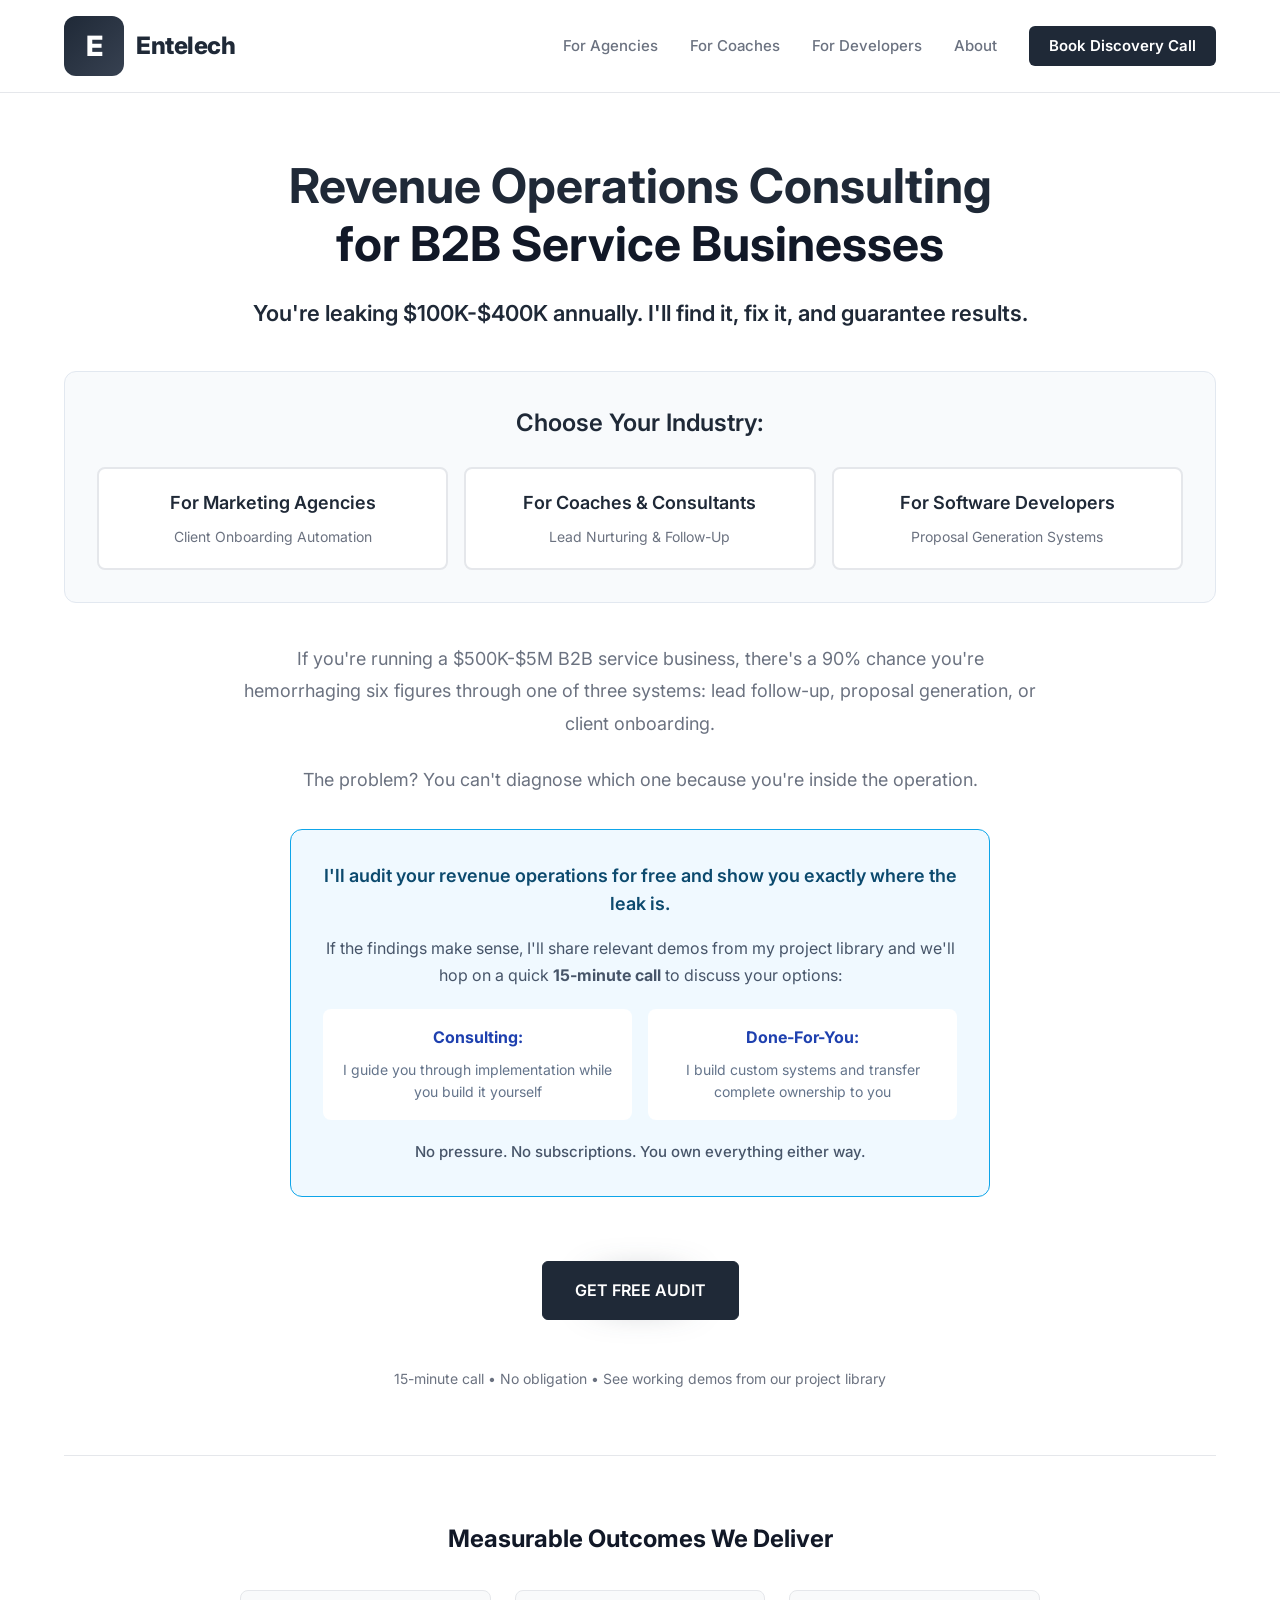
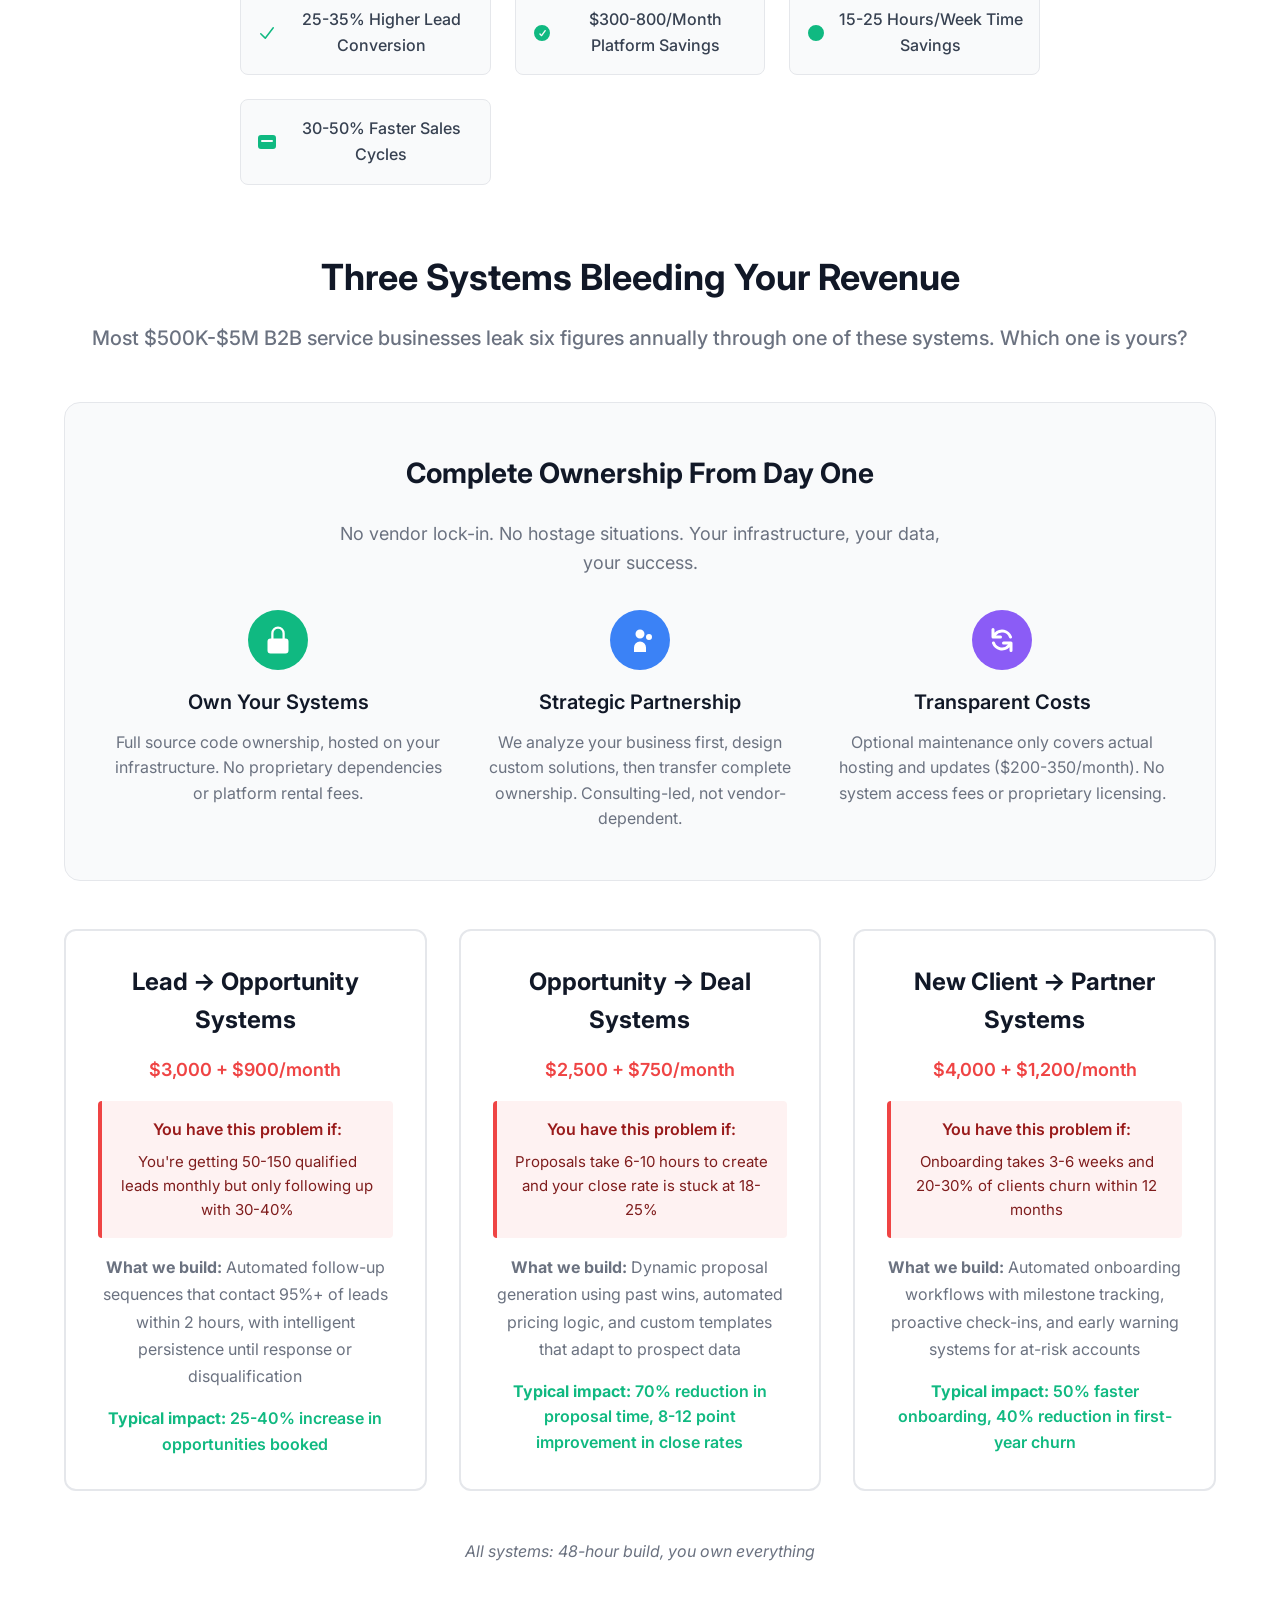
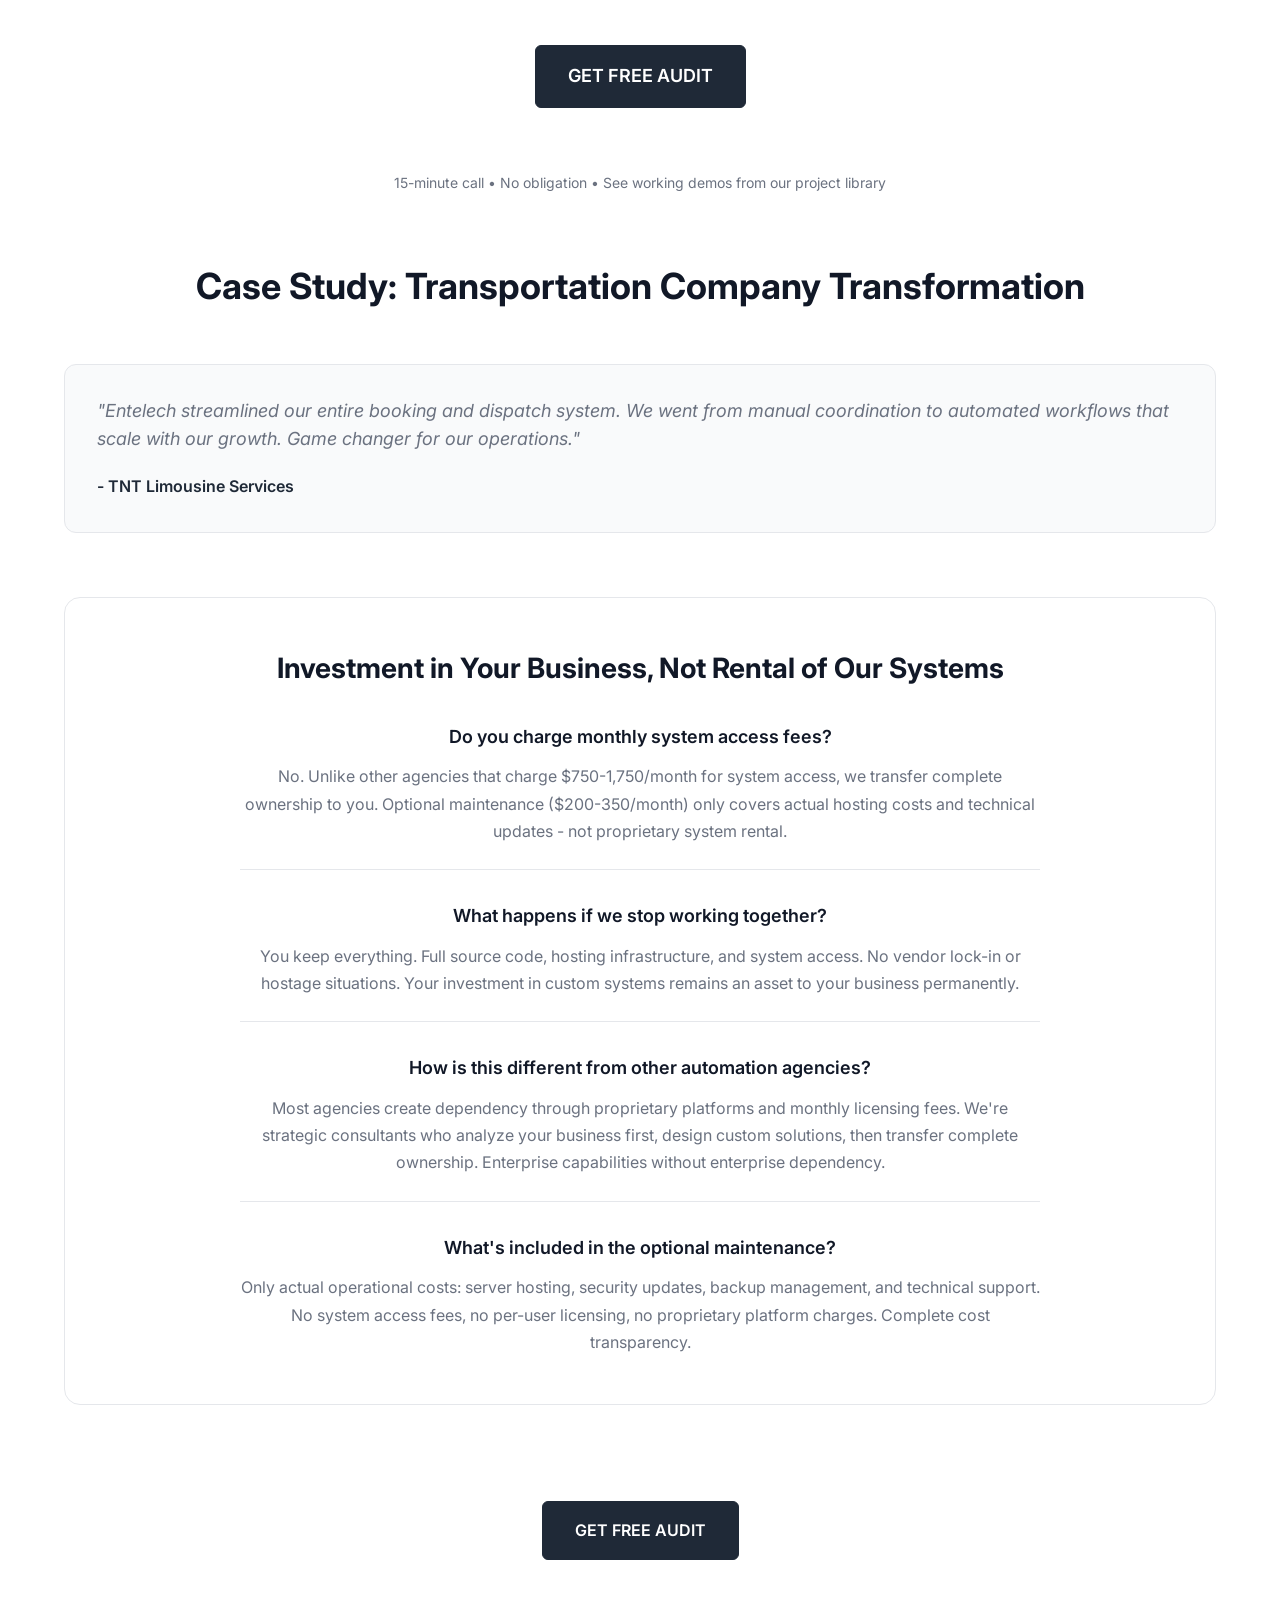
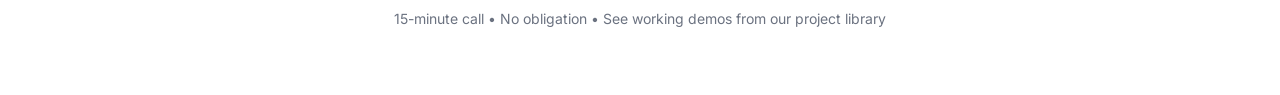
<file: index.html>
<!DOCTYPE html>
<html lang="en">
<head>
  <meta charset="UTF-8" />
  <meta name="viewport" content="width=device-width, initial-scale=1.0" />
  <title>Entelech - Revenue Operations Consulting for B2B Service Businesses</title>
  <meta name="description" content="Most $500K-$5M B2B service businesses leak $100K-$400K annually through lead follow-up, proposals, or onboarding. Free audit reveals your revenue leak. 48-hour custom systems you own." />
  <meta name="keywords" content="revenue operations consulting, B2B service business, lead management systems, proposal automation, client onboarding, revenue optimization, custom business systems" />
  <meta name="author" content="Entelech" />
  <meta property="og:title" content="Entelech - Revenue Operations Consulting for B2B Service Businesses" />
  <meta property="og:description" content="You're leaking $100K-$400K annually. Free audit reveals where. 48-hour custom systems you own." />
  <meta property="og:type" content="website" />
  <meta name="robots" content="index, follow" />
  <link rel="canonical" href="https://entelech.com" />
  
  <!-- Fonts -->
  <link rel="preconnect" href="https://fonts.googleapis.com">
  <link rel="preconnect" href="https://fonts.gstatic.com" crossorigin>
  <link href="https://fonts.googleapis.com/css2?family=Inter:wght@400;500;600;700&family=Poppins:wght@400;500;600;700&display=swap" rel="stylesheet">
  
  <style>
    * {
      margin: 0;
      padding: 0;
      box-sizing: border-box;
    }

    body {
      font-family: 'Inter', system-ui, -apple-system, sans-serif;
      background: #ffffff;
      color: #1f2937;
      line-height: 1.6;
      min-height: 100vh;
    }

    .container {
      max-width: 1200px;
      margin: 0 auto;
      padding: 0 24px;
    }

    /* Header Section */
    .header {
      background: #ffffff;
      border-bottom: 1px solid #e5e7eb;
      position: sticky;
      top: 0;
      z-index: 100;
    }
    
    .header-content {
      display: flex;
      justify-content: space-between;
      align-items: center;
      padding: 16px 0;
    }

    .logo {
      display: flex;
      align-items: center;
      gap: 12px;
    }

    .logo-icon {
      width: 60px;
      height: 60px;
      background: linear-gradient(135deg, #1f2937 0%, #374151 100%);
      border-radius: 12px;
      display: flex;
      align-items: center;
      justify-content: center;
      transition: all 0.3s ease;
      position: relative;
    }

    .logo-icon::after {
      content: 'E';
      color: white;
      font-size: 28px;
      font-weight: 800;
    }
    
    .logo-icon:hover {
      transform: translateY(-3px) scale(1.05);
    }

    .logo-text {
      font-size: 24px;
      font-weight: 800;
      color: #1f2937;
      letter-spacing: -0.5px;
      transition: all 0.3s ease;
    }
    
    .logo:hover .logo-text {
      color: #111827;
      transform: translateY(-2px);
    }

    /* Mobile Menu Toggle */
    .mobile-menu-toggle {
      display: none;
      flex-direction: column;
      cursor: pointer;
      padding: 8px;
      background: none;
      border: none;
      z-index: 101;
    }

    .mobile-menu-toggle span {
      width: 24px;
      height: 2px;
      background: #1f2937;
      margin: 3px 0;
      transition: all 0.3s ease;
      transform-origin: center;
    }

    .mobile-menu-toggle.active span:nth-child(1) {
      transform: rotate(45deg) translate(5px, 5px);
    }

    .mobile-menu-toggle.active span:nth-child(2) {
      opacity: 0;
    }

    .mobile-menu-toggle.active span:nth-child(3) {
      transform: rotate(-45deg) translate(7px, -6px);
    }

    /* Navigation Menu */
    .nav-menu {
      display: flex;
      align-items: center;
      gap: 32px;
    }

    .nav-link {
      color: #6b7280;
      text-decoration: none;
      font-weight: 500;
      font-size: 15px;
      transition: all 0.3s ease;
      padding: 8px 0;
      position: relative;
    }

    .nav-link:hover {
      color: #1f2937;
    }

    .nav-link::after {
      content: '';
      position: absolute;
      bottom: 0;
      left: 0;
      width: 0;
      height: 2px;
      background: #1f2937;
      transition: width 0.3s ease;
    }

    .nav-link:hover::after {
      width: 100%;
    }

    .nav-cta {
      background: #1f2937;
      color: #ffffff !important;
      padding: 8px 20px;
      border-radius: 6px;
      font-weight: 600;
    }

    .nav-cta:hover {
      background: #111827;
      transform: translateY(-1px);
    }

    .nav-cta::after {
      display: none;
    }

    /* Hero Section */
    .hero {
      text-align: center;
      padding: 64px 0;
      border-bottom: 1px solid #e5e7eb;
      margin-bottom: 64px;
    }

    .badge {
      display: inline-block;
      background: #f3f4f6;
      border: 1px solid #d1d5db;
      border-radius: 6px;
      padding: 8px 16px;
      margin-bottom: 24px;
    }

    .badge-text {
      color: #6b7280;
      font-weight: 500;
      font-size: 14px;
    }

    .attention-line {
      font-size: 18px;
      font-weight: 500;
      color: #6b7280;
      margin-bottom: 16px;
    }

    .main-headline {
      font-size: 48px;
      font-weight: 700;
      line-height: 1.2;
      margin-bottom: 24px;
      color: #111827;
    }

    .highlight-text {
      color: #1f2937;
    }

    .sub-headline {
      font-size: 20px;
      font-weight: 600;
      margin-bottom: 16px;
      line-height: 1.3;
      color: #374151;
    }

    .sub-text {
      font-size: 18px;
      color: #6b7280;
      font-weight: 400;
      margin-bottom: 32px;
      max-width: 800px;
      margin-left: auto;
      margin-right: auto;
    }

    .section-subtitle {
      font-size: 20px;
      color: #6b7280;
      margin-bottom: 32px;
      font-weight: 500;
    }

    /* CTA Button */
    .cta-container {
      display: inline-block;
      margin: 32px 0;
      position: relative;
    }

    .cta-glow {
      position: absolute;
      top: 0;
      left: 0;
      right: 0;
      bottom: 0;
      background: radial-gradient(circle, rgba(31, 41, 55, 0.2) 0%, transparent 70%);
      border-radius: 6px;
      filter: blur(12px);
      z-index: -1;
    }

    .cta-button {
      background: #1f2937;
      color: white;
      border: 1px solid #1f2937;
      padding: 16px 32px;
      border-radius: 6px;
      font-size: 16px;
      font-weight: 600;
      text-decoration: none;
      display: inline-flex;
      align-items: center;
      transition: all 0.2s ease;
      gap: 8px;
    }

    .cta-button:hover {
      background: #111827;
      transform: translateY(-2px);
      box-shadow: 0 8px 24px rgba(31, 41, 55, 0.2);
    }

    /* Trust Signals */
    .trust-signals {
      margin: 64px 0;
      text-align: center;
    }

    .trust-title {
      font-size: 24px;
      font-weight: 700;
      color: #111827;
      margin-bottom: 32px;
    }

    .trust-items {
      display: grid;
      grid-template-columns: repeat(auto-fit, minmax(250px, 1fr));
      gap: 24px;
      max-width: 800px;
      margin: 0 auto;
    }

    .trust-item {
      display: flex;
      align-items: center;
      gap: 12px;
      padding: 16px;
      background: #f9fafb;
      border-radius: 8px;
      border: 1px solid #e5e7eb;
    }

    .trust-icon {
      width: 20px;
      height: 20px;
      color: #10b981;
      flex-shrink: 0;
    }

    .trust-item span {
      font-weight: 500;
      color: #374151;
    }

    /* Problem Section */
    .problem-section {
      margin: 64px 0;
      text-align: center;
    }

    .section-title {
      font-size: 36px;
      font-weight: 700;
      color: #111827;
      margin-bottom: 16px;
    }

    .about-text {
      text-align: left;
      margin: 32px auto;
      max-width: 800px;
    }

    .about-text p {
      color: #6b7280;
      margin-bottom: 16px;
      line-height: 1.7;
    }

    /* Services Grid */
    .services-grid {
      display: grid;
      grid-template-columns: repeat(auto-fit, minmax(350px, 1fr));
      gap: 32px;
      margin: 48px 0;
    }

    .service-card {
      background: #ffffff;
      border: 1px solid #e5e7eb;
      border-radius: 12px;
      padding: 32px;
      transition: all 0.3s ease;
    }

    .service-card:hover {
      border-color: #d1d5db;
      transform: translateY(-4px);
      box-shadow: 0 12px 32px rgba(0, 0, 0, 0.1);
    }

    .service-card h3 {
      font-size: 20px;
      font-weight: 600;
      color: #111827;
      margin-bottom: 16px;
    }

    .service-card ul {
      color: #6b7280;
      line-height: 1.8;
      margin: 0;
      padding-left: 20px;
    }

    .service-card ul li {
      margin-bottom: 8px;
    }

    /* Niche Navigation Hover Effects */
    .niche-card:hover {
      border-color: #1f2937 !important;
      transform: translateY(-2px);
      box-shadow: 0 8px 24px rgba(31, 41, 55, 0.15);
    }

    /* Responsive Design */
    @media (max-width: 768px) {
      .mobile-menu-toggle {
        display: flex;
      }

      .nav-menu {
        display: none;
        position: absolute;
        top: 100%;
        left: 0;
        right: 0;
        background: #ffffff;
        border-top: 1px solid #e5e7eb;
        flex-direction: column;
        gap: 16px;
        padding: 24px;
        box-shadow: 0 4px 12px rgba(0, 0, 0, 0.1);
      }

      .nav-menu.active {
        display: flex;
      }

      .main-headline {
        font-size: 36px;
      }

      .hero {
        padding: 48px 0;
      }

      .trust-items {
        grid-template-columns: 1fr;
      }

      .services-grid {
        grid-template-columns: 1fr;
        gap: 24px;
      }
    }
  </style>
</head>

<body>
  <!-- Header -->
  <header class="header">
    <div class="container">
      <div class="header-content">
        <!-- Logo and Brand -->
        <div class="logo">
          <div class="logo-icon" alt="Entelech Logo"></div>
          <span class="logo-text">Entelech</span>
        </div>
        
        <!-- Mobile Menu Toggle -->
        <button class="mobile-menu-toggle" aria-label="Toggle mobile menu" aria-expanded="false">
          <span></span>
          <span></span>
          <span></span>
        </button>
        
        <!-- Navigation Menu -->
        <nav class="nav-menu" role="navigation" aria-label="Main navigation">
          <a href="/agencies" class="nav-link">For Agencies</a>
          <a href="/coaches" class="nav-link">For Coaches</a>
          <a href="/developers" class="nav-link">For Developers</a>
          <a href="#about" class="nav-link">About</a>
          <a href="https://calendly.com/joinentelech/discovery-call" class="nav-link nav-cta">Book Discovery Call</a>
        </nav>
      </div>
    </div>
  </header>

  <!-- Main Content Container -->
  <main class="container">
    
    <!-- Hero Section -->
    <section class="hero">
      <h1 class="main-headline">
        <span class="highlight-text">Revenue Operations Consulting</span><br>
        for B2B Service Businesses
      </h1>

      <p class="section-subtitle" style="font-size: 22px; color: #1f2937; margin-bottom: 32px; font-weight: 600;">
        You're leaking $100K-$400K annually. I'll find it, fix it, and guarantee results.
      </p>

      <!-- Niche Navigation -->
      <div style="margin: 40px 0; background: #f8fafc; border-radius: 12px; padding: 32px; border: 1px solid #e2e8f0;">
        <h3 style="font-size: 24px; font-weight: 600; color: #1f2937; margin-bottom: 24px; text-align: center;">Choose Your Industry:</h3>
        <div style="display: grid; grid-template-columns: repeat(auto-fit, minmax(250px, 1fr)); gap: 16px; margin-top: 24px;">
          <a href="/agencies" class="niche-card" style="display: block; background: #ffffff; border: 2px solid #e5e7eb; border-radius: 8px; padding: 20px; text-decoration: none; transition: all 0.3s ease; text-align: center;">
            <div style="font-size: 18px; font-weight: 600; color: #1f2937; margin-bottom: 8px;">For Marketing Agencies</div>
            <div style="font-size: 14px; color: #6b7280;">Client Onboarding Automation</div>
          </a>
          <a href="/coaches" class="niche-card" style="display: block; background: #ffffff; border: 2px solid #e5e7eb; border-radius: 8px; padding: 20px; text-decoration: none; transition: all 0.3s ease; text-align: center;">
            <div style="font-size: 18px; font-weight: 600; color: #1f2937; margin-bottom: 8px;">For Coaches & Consultants</div>
            <div style="font-size: 14px; color: #6b7280;">Lead Nurturing & Follow-Up</div>
          </a>
          <a href="/developers" class="niche-card" style="display: block; background: #ffffff; border: 2px solid #e5e7eb; border-radius: 8px; padding: 20px; text-decoration: none; transition: all 0.3s ease; text-align: center;">
            <div style="font-size: 18px; font-weight: 600; color: #1f2937; margin-bottom: 8px;">For Software Developers</div>
            <div style="font-size: 14px; color: #6b7280;">Proposal Generation Systems</div>
          </a>
        </div>
      </div>

      <p class="sub-text" style="font-size: 18px; line-height: 1.8; max-width: 800px; margin: 24px auto;">
        If you're running a $500K-$5M B2B service business, there's a 90% chance you're hemorrhaging six figures through one of three systems: lead follow-up, proposal generation, or client onboarding.
      </p>

      <p class="sub-text" style="font-size: 18px; line-height: 1.8; max-width: 800px; margin: 24px auto;">
        The problem? You can't diagnose which one because you're inside the operation.
      </p>

      <div style="background: #f0f9ff; border: 1px solid #0ea5e9; border-radius: 12px; padding: 32px; margin: 32px auto; max-width: 700px;">
        <p style="color: #0c4a6e; font-weight: 600; margin: 0 0 16px 0; font-size: 18px; text-align: center;">
          I'll audit your revenue operations for free and show you exactly where the leak is.
        </p>
        <p style="color: #475569; font-weight: 400; margin: 0; font-size: 16px; line-height: 1.7; text-align: center;">
          If the findings make sense, I'll share relevant demos from my project library and we'll hop on a quick <strong>15-minute call</strong> to discuss your options:
        </p>
        <div style="display: grid; grid-template-columns: 1fr 1fr; gap: 16px; margin-top: 20px;">
          <div style="background: white; padding: 16px; border-radius: 8px;">
            <strong style="color: #1e40af;">Consulting:</strong>
            <p style="margin: 8px 0 0 0; font-size: 14px; color: #64748b;">I guide you through implementation while you build it yourself</p>
          </div>
          <div style="background: white; padding: 16px; border-radius: 8px;">
            <strong style="color: #1e40af;">Done-For-You:</strong>
            <p style="margin: 8px 0 0 0; font-size: 14px; color: #64748b;">I build custom systems and transfer complete ownership to you</p>
          </div>
        </div>
        <p style="color: #475569; font-weight: 500; margin: 20px 0 0 0; font-size: 15px; text-align: center;">
          No pressure. No subscriptions. You own everything either way.
        </p>
      </div>
      
      <!-- Enhanced CTA Button -->
      <div class="cta-container">
        <div class="cta-glow"></div>
        <a href="https://calendly.com/joinentelech/discovery-call" target="_blank" rel="noopener noreferrer" class="cta-button" aria-label="Get free revenue operations audit">
          GET FREE AUDIT
        </a>
      </div>
      <p style="text-align: center; color: #6b7280; font-size: 14px; margin-top: 16px;">
        15-minute call • No obligation • See working demos from our project library
      </p>
    </section>

    <!-- Trust Signals -->
    <section class="trust-signals" role="complementary" aria-label="Trust and credibility indicators">
      <div class="container">
        <h2 class="trust-title">Measurable Outcomes We Deliver</h2>
        <div class="trust-items">
          <div class="trust-item">
            <svg class="trust-icon" viewBox="0 0 20 20" fill="currentColor" aria-hidden="true">
              <path fill-rule="evenodd" d="M16.704 4.153a.75.75 0 01.143 1.052l-8 10.5a.75.75 0 01-1.127.075l-4.5-4.5a.75.75 0 011.06-1.06l3.894 3.893 7.48-9.817a.75.75 0 011.05-.143z" clip-rule="evenodd" />
            </svg>
            <span>25-35% Higher Lead Conversion</span>
          </div>
          <div class="trust-item">
            <svg class="trust-icon" viewBox="0 0 20 20" fill="currentColor" aria-hidden="true">
              <path fill-rule="evenodd" d="M10 18a8 8 0 100-16 8 8 0 000 16zm3.857-9.809a.75.75 0 00-1.214-.882l-3.236 4.53L8.53 10.5a.75.75 0 00-1.06 1.061l1.5 1.5a.75.75 0 001.137-.089l4-5.5z" clip-rule="evenodd" />
            </svg>
            <span>$300-800/Month Platform Savings</span>
          </div>
          <div class="trust-item">
            <svg class="trust-icon" viewBox="0 0 20 20" fill="currentColor" aria-hidden="true">
              <path d="M10 2a8 8 0 100 16 8 8 0 000-16zm3.707 6.293a1 1 0 00-1.414-1.414L9 10.586 7.707 9.293a1 1 0 00-1.414 1.414l2 2a1 1 0 001.414 0l4-4z" />
            </svg>
            <span>15-25 Hours/Week Time Savings</span>
          </div>
          <div class="trust-item">
            <svg class="trust-icon" viewBox="0 0 20 20" fill="currentColor" aria-hidden="true">
              <path fill-rule="evenodd" d="M1 6a3 3 0 013-3h12a3 3 0 013 3v8a3 3 0 01-3 3H4a3 3 0 01-3-3V6zm4 2a1 1 0 000 2h10a1 1 0 100-2H5z" clip-rule="evenodd" />
            </svg>
            <span>30-50% Faster Sales Cycles</span>
          </div>
        </div>
      </div>
    </section>

    <!-- Services Section -->
    <section class="problem-section">
      <h2 class="section-title">Three Systems Bleeding Your Revenue</h2>
      <p class="section-subtitle">Most $500K-$5M B2B service businesses leak six figures annually through one of these systems. Which one is yours?</p>

      <!-- Ownership-Focused Value Proposition -->
      <div class="ownership-section" style="background: #f9fafb; border-radius: 16px; padding: 48px; margin: 48px 0; border: 1px solid #e5e7eb;">
        <h3 style="font-size: 28px; font-weight: 700; color: #111827; margin-bottom: 24px; text-align: center;">Complete Ownership From Day One</h3>
        <p style="font-size: 18px; color: #6b7280; text-align: center; margin-bottom: 32px; max-width: 600px; margin-left: auto; margin-right: auto;">No vendor lock-in. No hostage situations. Your infrastructure, your data, your success.</p>
        
        <div style="display: grid; grid-template-columns: repeat(auto-fit, minmax(300px, 1fr)); gap: 32px; margin-top: 32px;">
          <div style="text-align: center;">
            <div style="width: 60px; height: 60px; background: #10b981; border-radius: 50%; display: flex; align-items: center; justify-content: center; margin: 0 auto 16px;">
              <svg style="width: 30px; height: 30px; color: white;" viewBox="0 0 20 20" fill="currentColor">
                <path fill-rule="evenodd" d="M10 1a4.5 4.5 0 00-4.5 4.5V9H5a2 2 0 00-2 2v6a2 2 0 002 2h10a2 2 0 002-2v-6a2 2 0 00-2-2h-.5V5.5A4.5 4.5 0 0010 1zm3 8V5.5a3 3 0 10-6 0V9h6z" clip-rule="evenodd" />
              </svg>
            </div>
            <h4 style="font-size: 20px; font-weight: 600; color: #111827; margin-bottom: 12px;">Own Your Systems</h4>
            <p style="color: #6b7280; line-height: 1.6;">Full source code ownership, hosted on your infrastructure. No proprietary dependencies or platform rental fees.</p>
          </div>
          
          <div style="text-align: center;">
            <div style="width: 60px; height: 60px; background: #3b82f6; border-radius: 50%; display: flex; align-items: center; justify-content: center; margin: 0 auto 16px;">
              <svg style="width: 30px; height: 30px; color: white;" viewBox="0 0 20 20" fill="currentColor">
                <path d="M13 6a3 3 0 11-6 0 3 3 0 016 0zM18 8a2 2 0 11-4 0 2 2 0 014 0zM14 15a4 4 0 00-8 0v3h8v-3z" />
              </svg>
            </div>
            <h4 style="font-size: 20px; font-weight: 600; color: #111827; margin-bottom: 12px;">Strategic Partnership</h4>
            <p style="color: #6b7280; line-height: 1.6;">We analyze your business first, design custom solutions, then transfer complete ownership. Consulting-led, not vendor-dependent.</p>
          </div>
          
          <div style="text-align: center;">
            <div style="width: 60px; height: 60px; background: #8b5cf6; border-radius: 50%; display: flex; align-items: center; justify-content: center; margin: 0 auto 16px;">
              <svg style="width: 30px; height: 30px; color: white;" viewBox="0 0 20 20" fill="currentColor">
                <path fill-rule="evenodd" d="M4 2a1 1 0 011 1v2.101a7.002 7.002 0 0111.601 2.566 1 1 0 11-1.885.666A5.002 5.002 0 005.999 7H9a1 1 0 010 2H4a1 1 0 01-1-1V3a1 1 0 011-1zm.008 9.057a1 1 0 011.276.61A5.002 5.002 0 0014.001 13H11a1 1 0 110-2h5a1 1 0 011 1v5a1 1 0 11-2 0v-2.101a7.002 7.002 0 01-11.601-2.566 1 1 0 01.61-1.276z" clip-rule="evenodd" />
              </svg>
            </div>
            <h4 style="font-size: 20px; font-weight: 600; color: #111827; margin-bottom: 12px;">Transparent Costs</h4>
            <p style="color: #6b7280; line-height: 1.6;">Optional maintenance only covers actual hosting and updates ($200-350/month). No system access fees or proprietary licensing.</p>
          </div>
        </div>
      </div>

      <!-- Three Revenue Leaks -->
      <div style="display: grid; grid-template-columns: repeat(auto-fit, minmax(350px, 1fr)); gap: 32px; margin: 48px 0;">

        <!-- Lead → Opportunity Systems -->
        <div style="background: #ffffff; border: 2px solid #e5e7eb; border-radius: 12px; padding: 32px; transition: all 0.3s ease;" onmouseover="this.style.borderColor='#1f2937'; this.style.transform='translateY(-4px)'" onmouseout="this.style.borderColor='#e5e7eb'; this.style.transform='translateY(0)'">
          <h3 style="font-size: 24px; font-weight: 700; color: #111827; margin-bottom: 16px;">Lead → Opportunity Systems</h3>
          <p style="color: #ef4444; font-weight: 600; font-size: 18px; margin-bottom: 16px;">$3,000 + $900/month</p>

          <div style="background: #fef2f2; border-left: 4px solid #ef4444; padding: 16px; margin-bottom: 16px; border-radius: 4px;">
            <p style="color: #991b1b; font-weight: 600; margin: 0;">You have this problem if:</p>
            <p style="color: #7f1d1d; margin: 8px 0 0 0; font-size: 15px;">You're getting 50-150 qualified leads monthly but only following up with 30-40%</p>
          </div>

          <p style="color: #6b7280; margin-bottom: 16px; line-height: 1.7;"><strong>What we build:</strong> Automated follow-up sequences that contact 95%+ of leads within 2 hours, with intelligent persistence until response or disqualification</p>

          <p style="color: #10b981; font-weight: 600; margin: 0;"><strong>Typical impact:</strong> 25-40% increase in opportunities booked</p>
        </div>

        <!-- Opportunity → Deal Systems -->
        <div style="background: #ffffff; border: 2px solid #e5e7eb; border-radius: 12px; padding: 32px; transition: all 0.3s ease;" onmouseover="this.style.borderColor='#1f2937'; this.style.transform='translateY(-4px)'" onmouseout="this.style.borderColor='#e5e7eb'; this.style.transform='translateY(0)'">
          <h3 style="font-size: 24px; font-weight: 700; color: #111827; margin-bottom: 16px;">Opportunity → Deal Systems</h3>
          <p style="color: #ef4444; font-weight: 600; font-size: 18px; margin-bottom: 16px;">$2,500 + $750/month</p>

          <div style="background: #fef2f2; border-left: 4px solid #ef4444; padding: 16px; margin-bottom: 16px; border-radius: 4px;">
            <p style="color: #991b1b; font-weight: 600; margin: 0;">You have this problem if:</p>
            <p style="color: #7f1d1d; margin: 8px 0 0 0; font-size: 15px;">Proposals take 6-10 hours to create and your close rate is stuck at 18-25%</p>
          </div>

          <p style="color: #6b7280; margin-bottom: 16px; line-height: 1.7;"><strong>What we build:</strong> Dynamic proposal generation using past wins, automated pricing logic, and custom templates that adapt to prospect data</p>

          <p style="color: #10b981; font-weight: 600; margin: 0;"><strong>Typical impact:</strong> 70% reduction in proposal time, 8-12 point improvement in close rates</p>
        </div>

        <!-- New Client → Partner Systems -->
        <div style="background: #ffffff; border: 2px solid #e5e7eb; border-radius: 12px; padding: 32px; transition: all 0.3s ease;" onmouseover="this.style.borderColor='#1f2937'; this.style.transform='translateY(-4px)'" onmouseout="this.style.borderColor='#e5e7eb'; this.style.transform='translateY(0)'">
          <h3 style="font-size: 24px; font-weight: 700; color: #111827; margin-bottom: 16px;">New Client → Partner Systems</h3>
          <p style="color: #ef4444; font-weight: 600; font-size: 18px; margin-bottom: 16px;">$4,000 + $1,200/month</p>

          <div style="background: #fef2f2; border-left: 4px solid #ef4444; padding: 16px; margin-bottom: 16px; border-radius: 4px;">
            <p style="color: #991b1b; font-weight: 600; margin: 0;">You have this problem if:</p>
            <p style="color: #7f1d1d; margin: 8px 0 0 0; font-size: 15px;">Onboarding takes 3-6 weeks and 20-30% of clients churn within 12 months</p>
          </div>

          <p style="color: #6b7280; margin-bottom: 16px; line-height: 1.7;"><strong>What we build:</strong> Automated onboarding workflows with milestone tracking, proactive check-ins, and early warning systems for at-risk accounts</p>

          <p style="color: #10b981; font-weight: 600; margin: 0;"><strong>Typical impact:</strong> 50% faster onboarding, 40% reduction in first-year churn</p>
        </div>
      </div>

      <p style="text-align: center; color: #6b7280; font-size: 16px; margin: 32px 0; font-style: italic;">
        All systems: 48-hour build, you own everything
      </p>

      <div class="cta-container" style="margin: 48px 0;">
        <a href="https://calendly.com/joinentelech/discovery-call" target="_blank" rel="noopener noreferrer" class="cta-button" style="font-size: 18px; padding: 16px 32px;">
          GET FREE AUDIT
        </a>
      </div>
      <p style="text-align: center; color: #6b7280; font-size: 14px; margin-top: 16px;">
        15-minute call • No obligation • See working demos from our project library
      </p>
    </section>

    <!-- Case Study Section -->
    <section class="problem-section" id="testimonials">
      <h2 class="section-title">Case Study: Transportation Company Transformation</h2>
      <div class="problem-grid" style="margin-top: 48px;">
        <div class="problem-card" style="padding: 32px; text-align: left; background: #f9fafb; border-radius: 12px; border: 1px solid #e5e7eb;">
          <p class="problem-description" style="font-style: italic; margin-bottom: 20px; font-size: 18px; color: #6b7280;">"Entelech streamlined our entire booking and dispatch system. We went from manual coordination to automated workflows that scale with our growth. Game changer for our operations."</p>
          <p style="color: #1f2937; font-weight: 600;">- TNT Limousine Services</p>
        </div>
      </div>

      <!-- FAQ Section -->
      <div style="margin: 64px 0; background: #ffffff; border-radius: 16px; padding: 48px; border: 1px solid #e5e7eb;">
        <h3 style="font-size: 28px; font-weight: 700; color: #111827; margin-bottom: 32px; text-align: center;">Investment in Your Business, Not Rental of Our Systems</h3>
        
        <div style="max-width: 800px; margin: 0 auto;">
          <div style="margin-bottom: 32px; padding-bottom: 24px; border-bottom: 1px solid #e5e7eb;">
            <h4 style="font-size: 18px; font-weight: 600; color: #111827; margin-bottom: 12px;">Do you charge monthly system access fees?</h4>
            <p style="color: #6b7280; line-height: 1.7;">No. Unlike other agencies that charge $750-1,750/month for system access, we transfer complete ownership to you. Optional maintenance ($200-350/month) only covers actual hosting costs and technical updates - not proprietary system rental.</p>
          </div>
          
          <div style="margin-bottom: 32px; padding-bottom: 24px; border-bottom: 1px solid #e5e7eb;">
            <h4 style="font-size: 18px; font-weight: 600; color: #111827; margin-bottom: 12px;">What happens if we stop working together?</h4>
            <p style="color: #6b7280; line-height: 1.7;">You keep everything. Full source code, hosting infrastructure, and system access. No vendor lock-in or hostage situations. Your investment in custom systems remains an asset to your business permanently.</p>
          </div>
          
          <div style="margin-bottom: 32px; padding-bottom: 24px; border-bottom: 1px solid #e5e7eb;">
            <h4 style="font-size: 18px; font-weight: 600; color: #111827; margin-bottom: 12px;">How is this different from other automation agencies?</h4>
            <p style="color: #6b7280; line-height: 1.7;">Most agencies create dependency through proprietary platforms and monthly licensing fees. We're strategic consultants who analyze your business first, design custom solutions, then transfer complete ownership. Enterprise capabilities without enterprise dependency.</p>
          </div>
          
          <div>
            <h4 style="font-size: 18px; font-weight: 600; color: #111827; margin-bottom: 12px;">What's included in the optional maintenance?</h4>
            <p style="color: #6b7280; line-height: 1.7;">Only actual operational costs: server hosting, security updates, backup management, and technical support. No system access fees, no per-user licensing, no proprietary platform charges. Complete cost transparency.</p>
          </div>
        </div>
      </div>

      <div class="cta-container">
        <a href="https://calendly.com/joinentelech/discovery-call" target="_blank" rel="noopener noreferrer" class="cta-button">
          GET FREE AUDIT
        </a>
      </div>
      <p style="text-align: center; color: #6b7280; font-size: 14px; margin-top: 16px;">
        15-minute call • No obligation • See working demos from our project library
      </p>
    </section>
  </main>

  <!-- Mobile Menu Script -->
  <script>
    document.addEventListener('DOMContentLoaded', function() {
      const mobileMenuToggle = document.querySelector('.mobile-menu-toggle');
      const navMenu = document.querySelector('.nav-menu');
      
      if (mobileMenuToggle && navMenu) {
        mobileMenuToggle.addEventListener('click', function() {
          mobileMenuToggle.classList.toggle('active');
          navMenu.classList.toggle('active');
          
          const isExpanded = navMenu.classList.contains('active');
          mobileMenuToggle.setAttribute('aria-expanded', isExpanded);
        });
      }
    });
  </script>
</body>
</html>
</file>
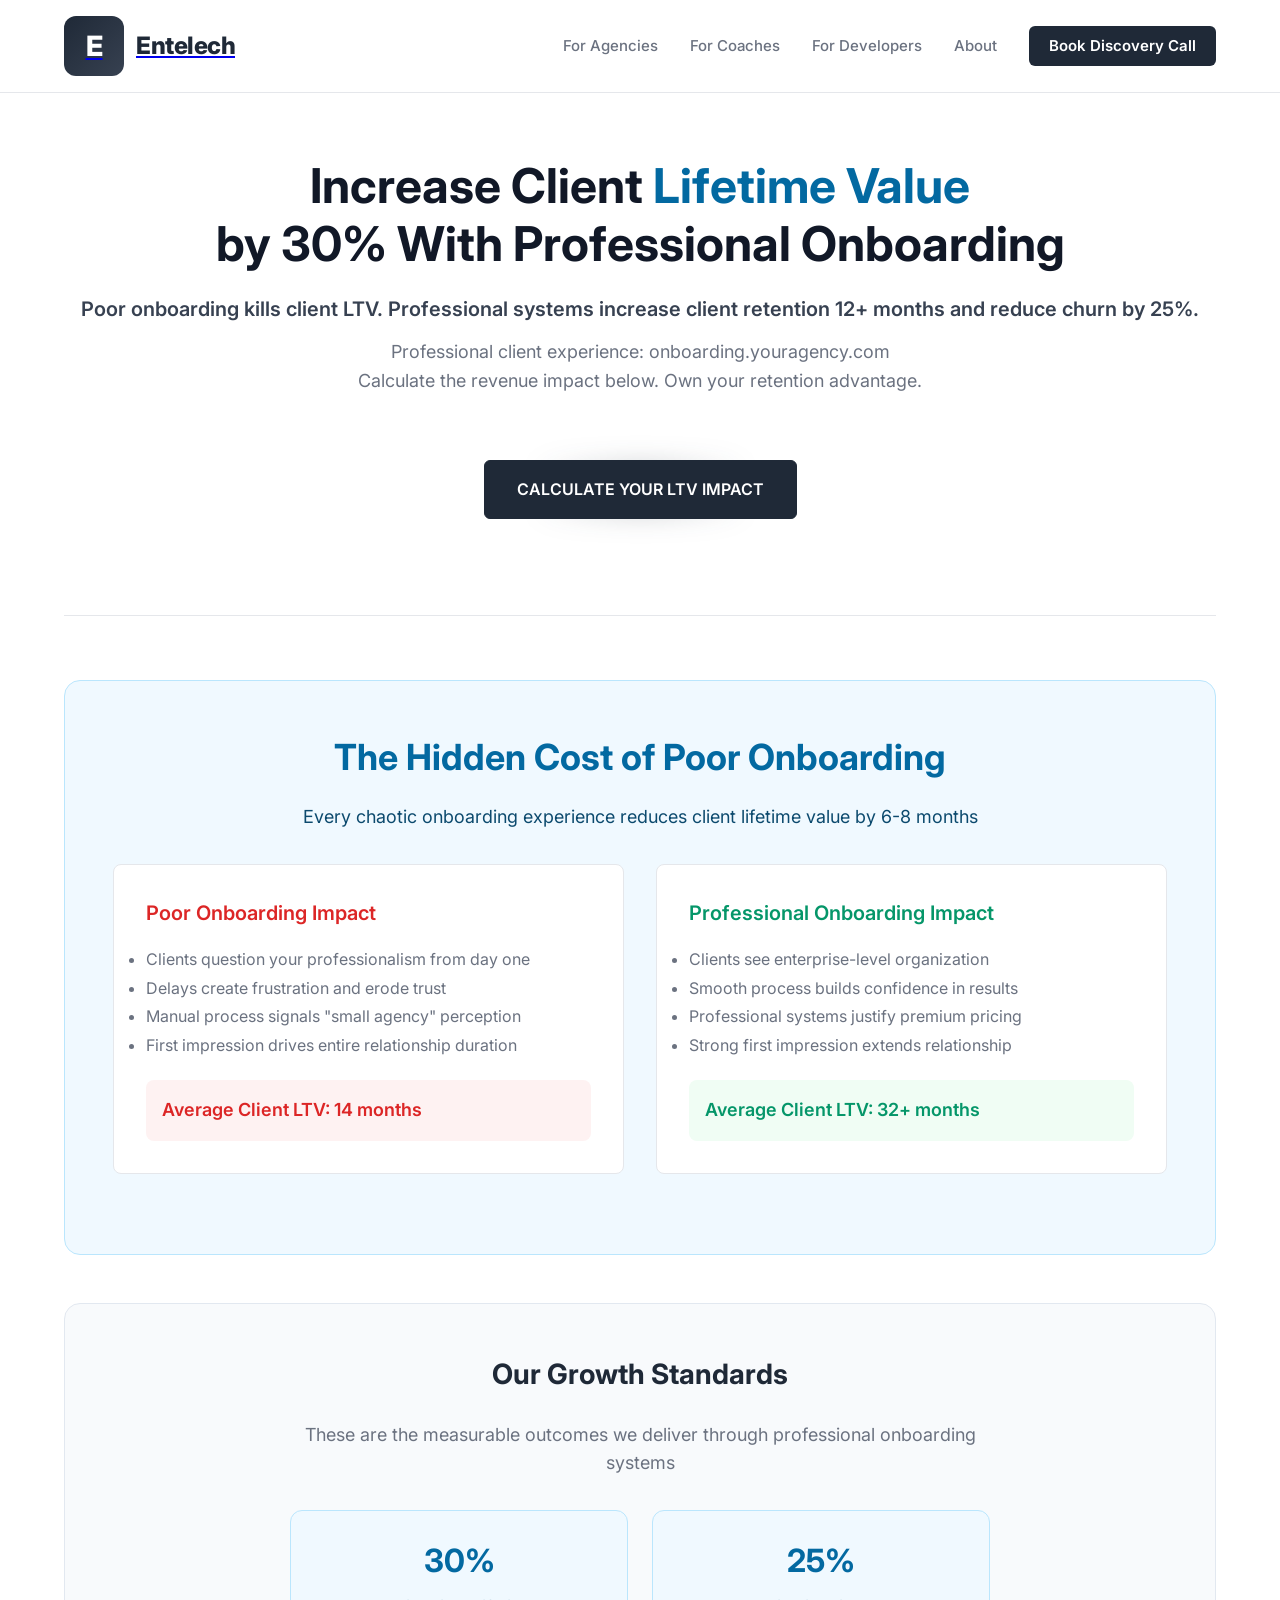
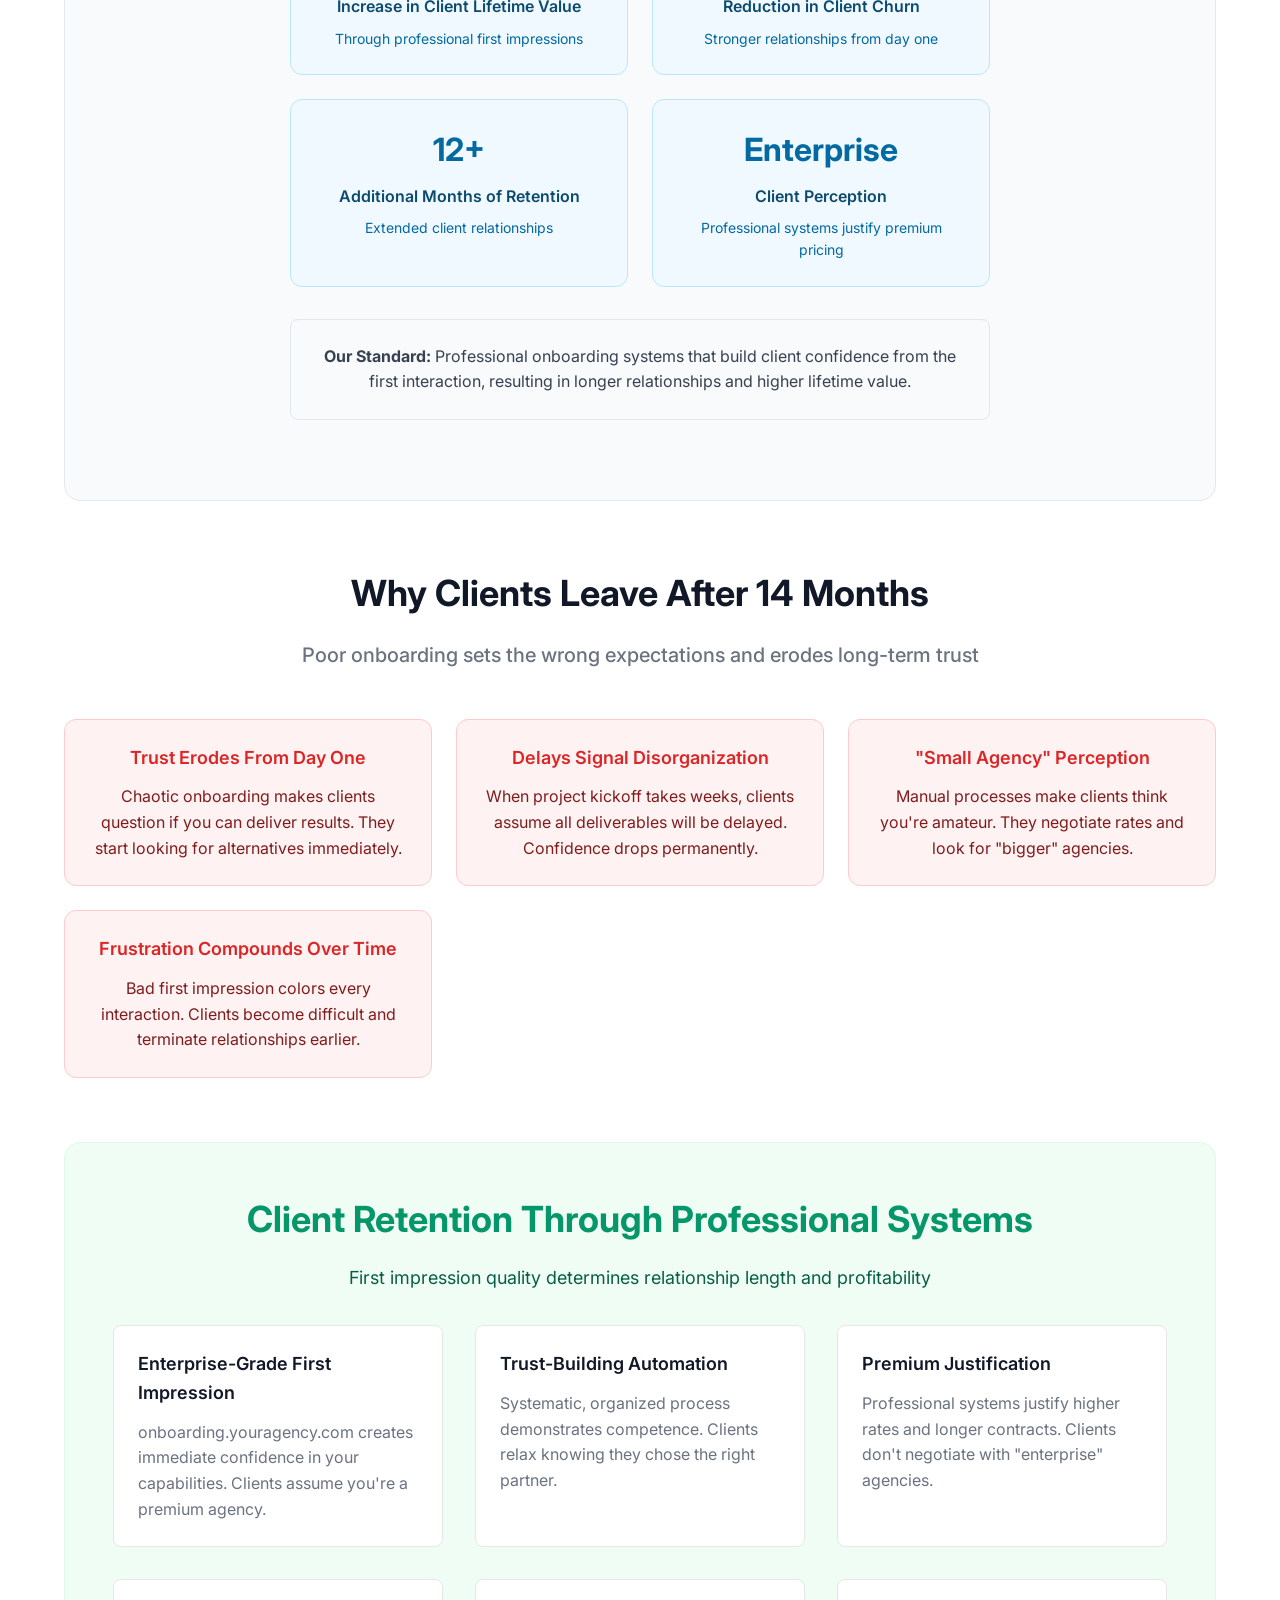
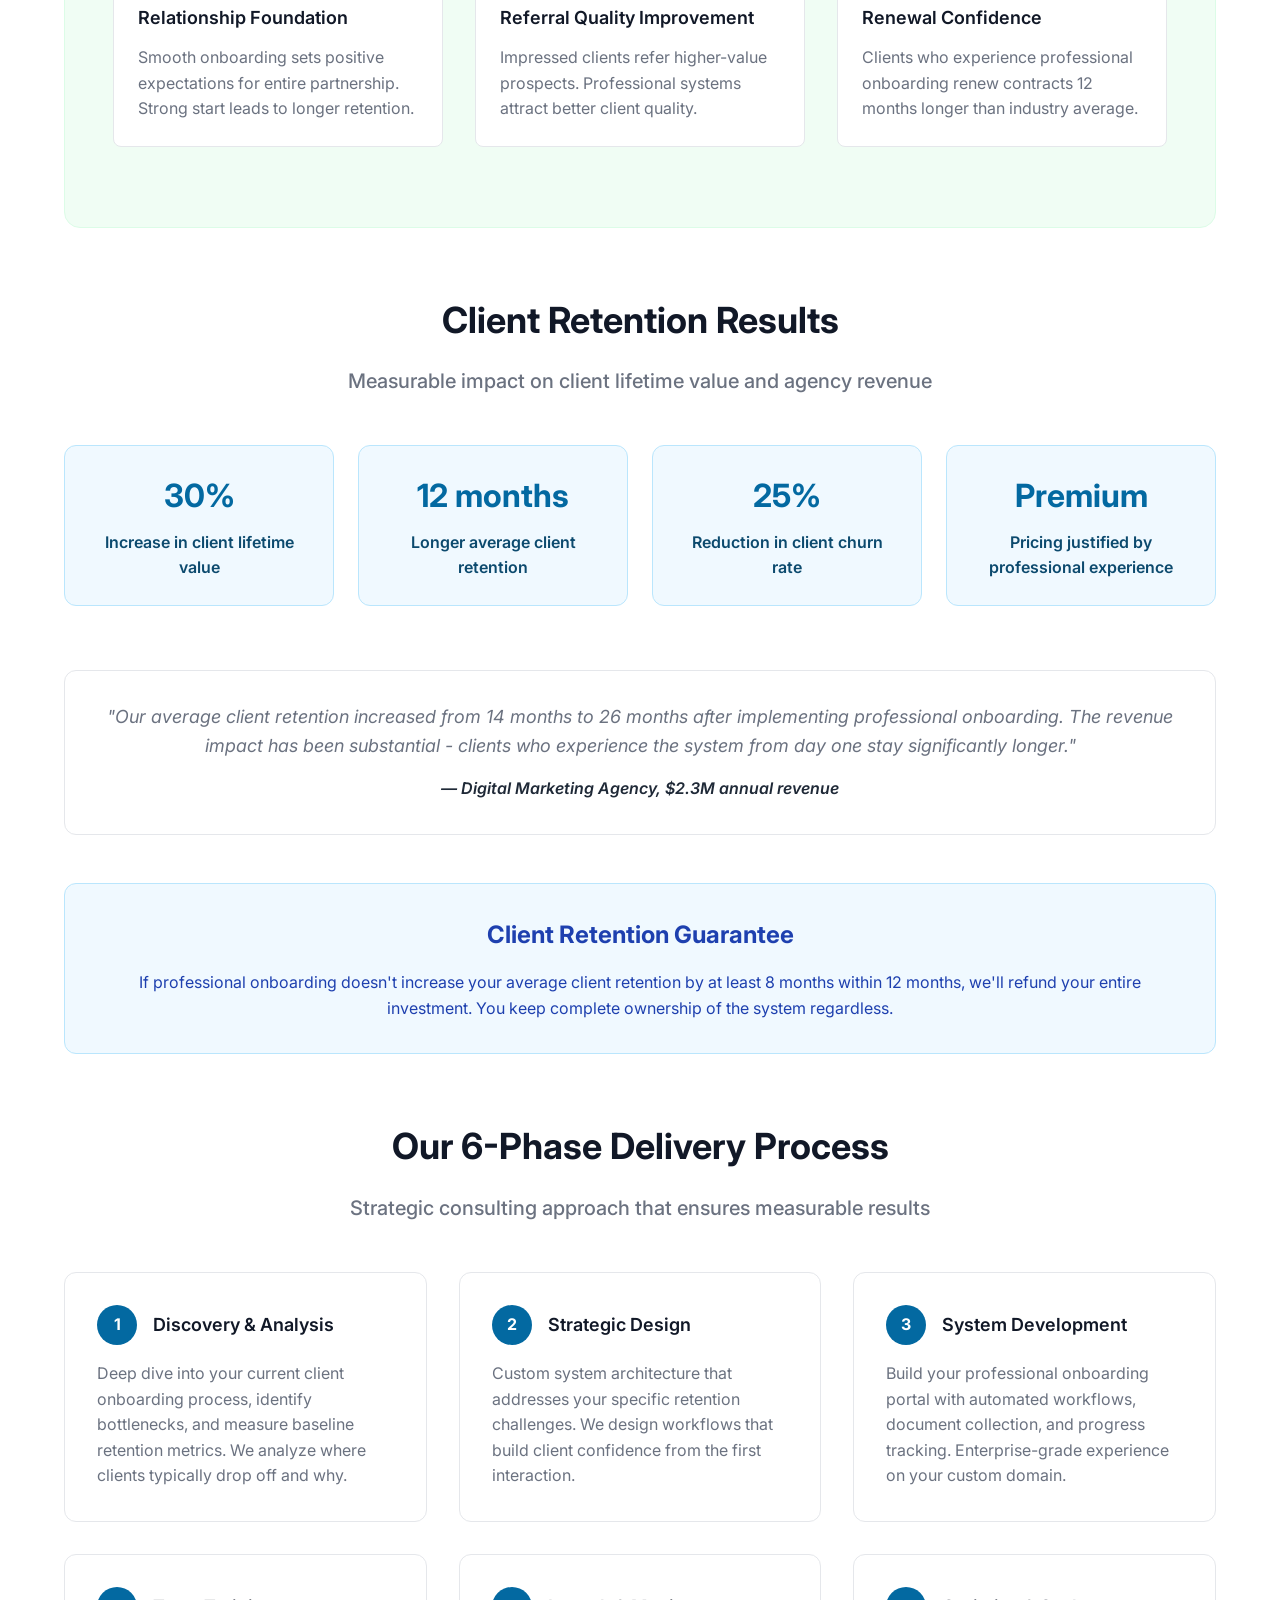
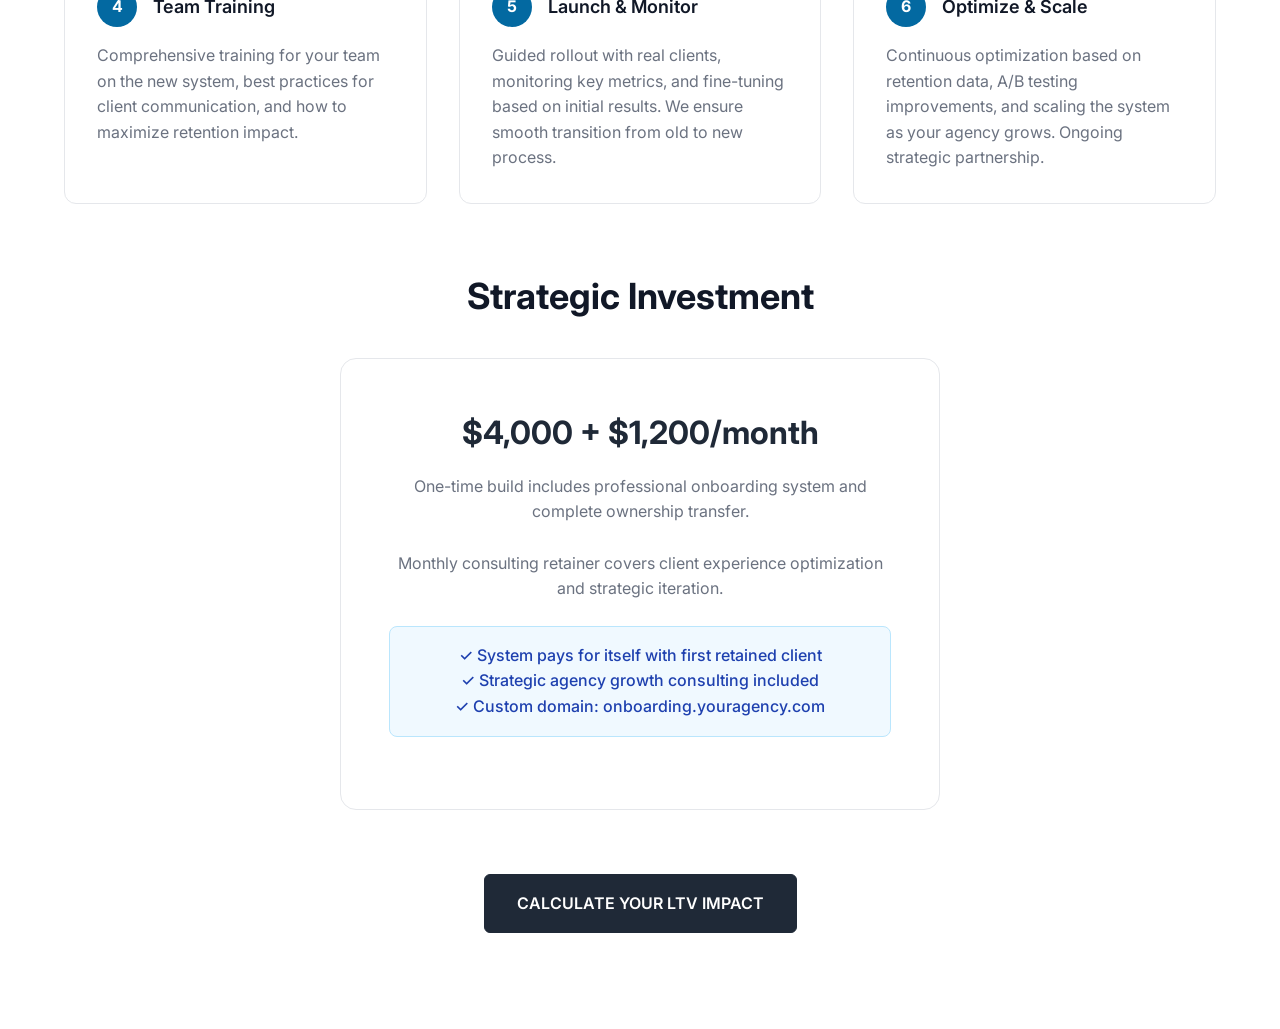
<file: agencies.html>
<!DOCTYPE html>
<html lang="en">
<head>
  <meta charset="UTF-8" />
  <meta name="viewport" content="width=device-width, initial-scale=1.0" />
  <title>Increase Client Lifetime Value 30% - Entelech</title>
  <meta name="description" content="Poor onboarding kills client LTV. Professional onboarding systems increase client retention 18 months and reduce churn by 60%. Calculate your revenue impact." />
  <meta name="keywords" content="client lifetime value, agency client retention, reduce client churn, professional onboarding ROI" />
  <meta name="author" content="Entelech" />
  <meta property="og:title" content="Increase Client Lifetime Value 40%" />
  <meta property="og:description" content="Professional onboarding increases client retention 18 months and reduces churn by 60%." />
  <meta property="og:type" content="website" />
  <meta name="robots" content="index, follow" />
  <link rel="canonical" href="https://entelech.net/agencies" />

  <link rel="preconnect" href="https://fonts.googleapis.com">
  <link rel="preconnect" href="https://fonts.gstatic.com" crossorigin>
  <link href="https://fonts.googleapis.com/css2?family=Inter:wght@400;500;600;700&family=Poppins:wght@400;500;600;700&display=swap" rel="stylesheet">

  <style>
    * {
      margin: 0;
      padding: 0;
      box-sizing: border-box;
    }

    body {
      font-family: 'Inter', system-ui, -apple-system, sans-serif;
      background: #ffffff;
      color: #1f2937;
      line-height: 1.6;
      min-height: 100vh;
    }

    .container {
      max-width: 1200px;
      margin: 0 auto;
      padding: 0 24px;
    }

    .header {
      background: #ffffff;
      border-bottom: 1px solid #e5e7eb;
      position: sticky;
      top: 0;
      z-index: 100;
    }

    .header-content {
      display: flex;
      justify-content: space-between;
      align-items: center;
      padding: 16px 0;
    }

    .logo {
      display: flex;
      align-items: center;
      gap: 12px;
    }

    .logo-icon {
      width: 60px;
      height: 60px;
      background: linear-gradient(135deg, #1f2937 0%, #374151 100%);
      border-radius: 12px;
      display: flex;
      align-items: center;
      justify-content: center;
      transition: all 0.3s ease;
      position: relative;
    }

    .logo-icon::after {
      content: 'E';
      color: white;
      font-size: 28px;
      font-weight: 800;
    }

    .logo-icon:hover {
      transform: translateY(-3px) scale(1.05);
    }

    .logo-text {
      font-size: 24px;
      font-weight: 800;
      color: #1f2937;
      letter-spacing: -0.5px;
      transition: all 0.3s ease;
    }

    .logo:hover .logo-text {
      color: #111827;
      transform: translateY(-2px);
    }

    .nav-menu {
      display: flex;
      align-items: center;
      gap: 32px;
    }

    .nav-link {
      color: #6b7280;
      text-decoration: none;
      font-weight: 500;
      font-size: 15px;
      transition: all 0.3s ease;
      padding: 8px 0;
      position: relative;
    }

    .nav-link:hover {
      color: #1f2937;
    }

    .nav-link::after {
      content: '';
      position: absolute;
      bottom: 0;
      left: 0;
      width: 0;
      height: 2px;
      background: #1f2937;
      transition: width 0.3s ease;
    }

    .nav-link:hover::after {
      width: 100%;
    }

    .nav-cta {
      background: #1f2937;
      color: #ffffff !important;
      padding: 8px 20px;
      border-radius: 6px;
      font-weight: 600;
    }

    .nav-cta:hover {
      background: #111827;
      transform: translateY(-1px);
    }

    .nav-cta::after {
      display: none;
    }

    .hero {
      text-align: center;
      padding: 64px 0;
      border-bottom: 1px solid #e5e7eb;
      margin-bottom: 64px;
    }

    .main-headline {
      font-size: 48px;
      font-weight: 700;
      line-height: 1.2;
      margin-bottom: 24px;
      color: #111827;
    }

    .highlight-text {
      color: #0369a1;
    }

    .sub-headline {
      font-size: 20px;
      font-weight: 600;
      margin-bottom: 16px;
      line-height: 1.3;
      color: #374151;
    }

    .sub-text {
      font-size: 18px;
      color: #6b7280;
      font-weight: 400;
      margin-bottom: 32px;
      max-width: 800px;
      margin-left: auto;
      margin-right: auto;
    }

    .section-title {
      font-size: 36px;
      font-weight: 700;
      color: #111827;
      margin-bottom: 16px;
    }

    .section-subtitle {
      font-size: 20px;
      color: #6b7280;
      margin-bottom: 32px;
      font-weight: 500;
    }

    .cta-container {
      display: inline-block;
      margin: 32px 0;
      position: relative;
    }

    .cta-glow {
      position: absolute;
      top: 0;
      left: 0;
      right: 0;
      bottom: 0;
      background: radial-gradient(circle, rgba(31, 41, 55, 0.2) 0%, transparent 70%);
      border-radius: 6px;
      filter: blur(12px);
      z-index: -1;
    }

    .cta-button {
      background: #1f2937;
      color: white;
      border: 1px solid #1f2937;
      padding: 16px 32px;
      border-radius: 6px;
      font-size: 16px;
      font-weight: 600;
      text-decoration: none;
      display: inline-flex;
      align-items: center;
      transition: all 0.2s ease;
      gap: 8px;
    }

    .cta-button:hover {
      background: #111827;
      transform: translateY(-2px);
      box-shadow: 0 8px 24px rgba(31, 41, 55, 0.2);
    }

    .problem-section {
      margin: 64px 0;
    }

    .pain-points {
      display: grid;
      grid-template-columns: repeat(auto-fit, minmax(280px, 1fr));
      gap: 24px;
      margin: 48px 0;
    }

    .pain-point {
      background: #fef2f2;
      border: 1px solid #fecaca;
      border-radius: 12px;
      padding: 24px;
      text-align: center;
    }

    .pain-point h4 {
      font-size: 18px;
      font-weight: 600;
      color: #dc2626;
      margin-bottom: 12px;
    }

    .pain-point p {
      color: #7f1d1d;
      line-height: 1.6;
    }

    .ltv-impact {
      background: #f0f9ff;
      border-radius: 16px;
      padding: 48px;
      margin: 48px 0;
      border: 1px solid #bae6fd;
    }

    .solution-features {
      background: #f0fdf4;
      border-radius: 16px;
      padding: 48px;
      margin: 48px 0;
      border: 1px solid #dcfce7;
    }

    .features-grid {
      display: grid;
      grid-template-columns: repeat(auto-fit, minmax(300px, 1fr));
      gap: 32px;
      margin: 32px 0;
    }

    .feature-item {
      background: #ffffff;
      border: 1px solid #e5e7eb;
      border-radius: 8px;
      padding: 24px;
    }

    .feature-item h4 {
      font-size: 18px;
      font-weight: 600;
      color: #111827;
      margin-bottom: 12px;
    }

    .feature-item p {
      color: #6b7280;
      line-height: 1.6;
    }

    .outcomes-grid {
      display: grid;
      grid-template-columns: repeat(auto-fit, minmax(250px, 1fr));
      gap: 24px;
      margin: 48px 0;
    }

    .outcome-item {
      background: #f0f9ff;
      border: 1px solid #bae6fd;
      border-radius: 12px;
      padding: 24px;
      text-align: center;
    }

    .outcome-metric {
      font-size: 32px;
      font-weight: 700;
      color: #0369a1;
      margin-bottom: 8px;
    }

    .outcome-description {
      font-size: 16px;
      font-weight: 600;
      color: #0c4a6e;
    }

    .roi-calculator {
      background: #f8fafc;
      border-radius: 16px;
      padding: 48px;
      margin: 48px 0;
      border: 1px solid #e2e8f0;
      text-align: center;
    }

    .social-proof {
      background: #ffffff;
      border: 1px solid #e5e7eb;
      border-radius: 12px;
      padding: 32px;
      margin: 48px 0;
      font-style: italic;
      text-align: center;
    }

    .testimonial {
      font-size: 18px;
      color: #6b7280;
      margin-bottom: 16px;
    }

    .testimonial-author {
      font-weight: 600;
      color: #1f2937;
    }

    .risk-reversal {
      background: #f0f9ff;
      border: 1px solid #bae6fd;
      border-radius: 12px;
      padding: 32px;
      margin: 48px 0;
      text-align: center;
    }

    .risk-reversal h3 {
      font-size: 24px;
      font-weight: 700;
      color: #1e40af;
      margin-bottom: 16px;
    }

    .risk-reversal p {
      color: #1e40af;
      font-size: 16px;
      line-height: 1.6;
    }

    @media (max-width: 768px) {
      .main-headline {
        font-size: 36px;
      }

      .hero {
        padding: 48px 0;
      }

      .pain-points {
        grid-template-columns: 1fr;
      }

      .features-grid {
        grid-template-columns: 1fr;
      }

      .outcomes-grid {
        grid-template-columns: 1fr;
      }
    }
  </style>
</head>

<body>
  <header class="header">
    <div class="container">
      <div class="header-content">
        <a href="/" class="logo">
          <div class="logo-icon" alt="Entelech Logo"></div>
          <span class="logo-text">Entelech</span>
        </a>

        <nav class="nav-menu" role="navigation" aria-label="Main navigation">
          <a href="/agencies" class="nav-link">For Agencies</a>
          <a href="/coaches" class="nav-link">For Coaches</a>
          <a href="/developers" class="nav-link">For Developers</a>
          <a href="/#about" class="nav-link">About</a>
          <a href="https://calendly.com/joinentelech/agency-discovery" class="nav-link nav-cta">Book Discovery Call</a>
        </nav>
      </div>
    </div>
  </header>

  <main class="container">

    <!-- VARIANT C: LTV/Churn ROI Focus -->
    <section class="hero">
      <h1 class="main-headline">
        Increase Client <span class="highlight-text">Lifetime Value</span><br>
        by 30% With Professional Onboarding
      </h1>

      <p class="sub-headline">
        Poor onboarding kills client LTV. Professional systems increase client retention 12+ months and reduce churn by 25%.
      </p>

      <p class="sub-text">
        Professional client experience: onboarding.youragency.com<br>
        Calculate the revenue impact below. Own your retention advantage.
      </p>

      <div class="cta-container">
        <div class="cta-glow"></div>
        <a href="https://calendly.com/joinentelech/agency-discovery" target="_blank" rel="noopener noreferrer" class="cta-button">
          CALCULATE YOUR LTV IMPACT
        </a>
      </div>
    </section>

    <!-- LTV Impact Section -->
    <section class="ltv-impact">
      <h2 class="section-title" style="text-align: center; color: #0369a1;">The Hidden Cost of Poor Onboarding</h2>
      <p style="text-align: center; font-size: 18px; color: #0c4a6e; margin-bottom: 32px;">
        Every chaotic onboarding experience reduces client lifetime value by 6-8 months
      </p>

      <div style="display: grid; grid-template-columns: repeat(auto-fit, minmax(350px, 1fr)); gap: 32px; margin: 32px 0;">
        <div style="background: #ffffff; border: 1px solid #e5e7eb; border-radius: 8px; padding: 32px;">
          <h4 style="font-size: 20px; font-weight: 600; color: #dc2626; margin-bottom: 16px;">Poor Onboarding Impact</h4>
          <ul style="color: #6b7280; line-height: 1.8;">
            <li>Clients question your professionalism from day one</li>
            <li>Delays create frustration and erode trust</li>
            <li>Manual process signals "small agency" perception</li>
            <li>First impression drives entire relationship duration</li>
          </ul>
          <div style="margin-top: 20px; padding: 16px; background: #fef2f2; border-radius: 8px;">
            <div style="font-size: 18px; font-weight: 600; color: #dc2626;">Average Client LTV: 14 months</div>
          </div>
        </div>

        <div style="background: #ffffff; border: 1px solid #e5e7eb; border-radius: 8px; padding: 32px;">
          <h4 style="font-size: 20px; font-weight: 600; color: #059669; margin-bottom: 16px;">Professional Onboarding Impact</h4>
          <ul style="color: #6b7280; line-height: 1.8;">
            <li>Clients see enterprise-level organization</li>
            <li>Smooth process builds confidence in results</li>
            <li>Professional systems justify premium pricing</li>
            <li>Strong first impression extends relationship</li>
          </ul>
          <div style="margin-top: 20px; padding: 16px; background: #f0fdf4; border-radius: 8px;">
            <div style="font-size: 18px; font-weight: 600; color: #059669;">Average Client LTV: 32+ months</div>
          </div>
        </div>
      </div>
    </section>

    <!-- Growth Standards -->
    <section class="roi-calculator">
      <h3 style="font-size: 28px; font-weight: 700; color: #1f2937; margin-bottom: 24px;">Our Growth Standards</h3>
      <div style="max-width: 700px; margin: 0 auto;">
        <p style="font-size: 18px; color: #6b7280; margin-bottom: 32px;">
          These are the measurable outcomes we deliver through professional onboarding systems
        </p>

        <div style="display: grid; grid-template-columns: repeat(auto-fit, minmax(280px, 1fr)); gap: 24px; margin: 32px 0;">
          <div style="background: #f0f9ff; border: 1px solid #bae6fd; border-radius: 12px; padding: 24px; text-align: center;">
            <div style="font-size: 32px; font-weight: 700; color: #0369a1; margin-bottom: 8px;">30%</div>
            <div style="font-size: 16px; font-weight: 600; color: #0c4a6e;">Increase in Client Lifetime Value</div>
            <div style="color: #0369a1; font-size: 14px; margin-top: 8px;">Through professional first impressions</div>
          </div>

          <div style="background: #f0f9ff; border: 1px solid #bae6fd; border-radius: 12px; padding: 24px; text-align: center;">
            <div style="font-size: 32px; font-weight: 700; color: #0369a1; margin-bottom: 8px;">25%</div>
            <div style="font-size: 16px; font-weight: 600; color: #0c4a6e;">Reduction in Client Churn</div>
            <div style="color: #0369a1; font-size: 14px; margin-top: 8px;">Stronger relationships from day one</div>
          </div>

          <div style="background: #f0f9ff; border: 1px solid #bae6fd; border-radius: 12px; padding: 24px; text-align: center;">
            <div style="font-size: 32px; font-weight: 700; color: #0369a1; margin-bottom: 8px;">12+</div>
            <div style="font-size: 16px; font-weight: 600; color: #0c4a6e;">Additional Months of Retention</div>
            <div style="color: #0369a1; font-size: 14px; margin-top: 8px;">Extended client relationships</div>
          </div>

          <div style="background: #f0f9ff; border: 1px solid #bae6fd; border-radius: 12px; padding: 24px; text-align: center;">
            <div style="font-size: 32px; font-weight: 700; color: #0369a1; margin-bottom: 8px;">Enterprise</div>
            <div style="font-size: 16px; font-weight: 600; color: #0c4a6e;">Client Perception</div>
            <div style="color: #0369a1; font-size: 14px; margin-top: 8px;">Professional systems justify premium pricing</div>
          </div>
        </div>

        <div style="background: #f8fafc; border: 1px solid #e2e8f0; border-radius: 8px; padding: 24px; margin: 32px 0; text-align: center;">
          <p style="color: #374151; font-size: 16px; line-height: 1.6;">
            <strong>Our Standard:</strong> Professional onboarding systems that build client confidence from the first interaction, resulting in longer relationships and higher lifetime value.
          </p>
        </div>
      </div>
    </section>

    <!-- Problem Points - LTV Focused -->
    <section class="problem-section">
      <h2 class="section-title" style="text-align: center;">Why Clients Leave After 14 Months</h2>
      <p class="section-subtitle" style="text-align: center;">Poor onboarding sets the wrong expectations and erodes long-term trust</p>

      <div class="pain-points">
        <div class="pain-point">
          <h4>Trust Erodes From Day One</h4>
          <p>Chaotic onboarding makes clients question if you can deliver results. They start looking for alternatives immediately.</p>
        </div>
        <div class="pain-point">
          <h4>Delays Signal Disorganization</h4>
          <p>When project kickoff takes weeks, clients assume all deliverables will be delayed. Confidence drops permanently.</p>
        </div>
        <div class="pain-point">
          <h4>"Small Agency" Perception</h4>
          <p>Manual processes make clients think you're amateur. They negotiate rates and look for "bigger" agencies.</p>
        </div>
        <div class="pain-point">
          <h4>Frustration Compounds Over Time</h4>
          <p>Bad first impression colors every interaction. Clients become difficult and terminate relationships earlier.</p>
        </div>
      </div>
    </section>

    <!-- Solution Features -->
    <section class="solution-features">
      <h2 class="section-title" style="text-align: center; color: #059669;">Client Retention Through Professional Systems</h2>
      <p style="text-align: center; font-size: 18px; color: #065f46; margin-bottom: 32px;">
        First impression quality determines relationship length and profitability
      </p>

      <div class="features-grid">
        <div class="feature-item">
          <h4>Enterprise-Grade First Impression</h4>
          <p>onboarding.youragency.com creates immediate confidence in your capabilities. Clients assume you're a premium agency.</p>
        </div>

        <div class="feature-item">
          <h4>Trust-Building Automation</h4>
          <p>Systematic, organized process demonstrates competence. Clients relax knowing they chose the right partner.</p>
        </div>

        <div class="feature-item">
          <h4>Premium Justification</h4>
          <p>Professional systems justify higher rates and longer contracts. Clients don't negotiate with "enterprise" agencies.</p>
        </div>

        <div class="feature-item">
          <h4>Relationship Foundation</h4>
          <p>Smooth onboarding sets positive expectations for entire partnership. Strong start leads to longer retention.</p>
        </div>

        <div class="feature-item">
          <h4>Referral Quality Improvement</h4>
          <p>Impressed clients refer higher-value prospects. Professional systems attract better client quality.</p>
        </div>

        <div class="feature-item">
          <h4>Renewal Confidence</h4>
          <p>Clients who experience professional onboarding renew contracts 12 months longer than industry average.</p>
        </div>
      </div>
    </section>

    <!-- LTV-Focused Outcomes -->
    <section class="problem-section">
      <h2 class="section-title" style="text-align: center;">Client Retention Results</h2>
      <p class="section-subtitle" style="text-align: center;">Measurable impact on client lifetime value and agency revenue</p>

      <div class="outcomes-grid">
        <div class="outcome-item">
          <div class="outcome-metric">30%</div>
          <div class="outcome-description">Increase in client lifetime value</div>
        </div>
        <div class="outcome-item">
          <div class="outcome-metric">12 months</div>
          <div class="outcome-description">Longer average client retention</div>
        </div>
        <div class="outcome-item">
          <div class="outcome-metric">25%</div>
          <div class="outcome-description">Reduction in client churn rate</div>
        </div>
        <div class="outcome-item">
          <div class="outcome-metric">Premium</div>
          <div class="outcome-description">Pricing justified by professional experience</div>
        </div>
      </div>
    </section>

    <!-- Social Proof -->
    <section class="social-proof">
      <p class="testimonial">
        "Our average client retention increased from 14 months to 26 months after implementing professional onboarding. The revenue impact has been substantial - clients who experience the system from day one stay significantly longer."
      </p>
      <p class="testimonial-author">— Digital Marketing Agency, $2.3M annual revenue</p>
    </section>

    <!-- Risk Reversal -->
    <section class="risk-reversal">
      <h3>Client Retention Guarantee</h3>
      <p>
        If professional onboarding doesn't increase your average client retention by at least 8 months within 12 months, we'll refund your entire investment.
        You keep complete ownership of the system regardless.
      </p>
    </section>

    <!-- 6-Phase Process -->
    <section class="problem-section">
      <h2 class="section-title" style="text-align: center;">Our 6-Phase Delivery Process</h2>
      <p class="section-subtitle" style="text-align: center;">Strategic consulting approach that ensures measurable results</p>

      <div style="display: grid; grid-template-columns: repeat(auto-fit, minmax(350px, 1fr)); gap: 32px; margin: 48px 0;">

        <div style="background: #ffffff; border: 1px solid #e5e7eb; border-radius: 12px; padding: 32px;">
          <div style="display: flex; align-items: center; margin-bottom: 16px;">
            <div style="width: 40px; height: 40px; background: #0369a1; color: white; border-radius: 50%; display: flex; align-items: center; justify-content: center; font-weight: 700; margin-right: 16px;">1</div>
            <h4 style="font-size: 18px; font-weight: 600; color: #111827;">Discovery & Analysis</h4>
          </div>
          <p style="color: #6b7280; line-height: 1.6;">
            Deep dive into your current client onboarding process, identify bottlenecks, and measure baseline retention metrics. We analyze where clients typically drop off and why.
          </p>
        </div>

        <div style="background: #ffffff; border: 1px solid #e5e7eb; border-radius: 12px; padding: 32px;">
          <div style="display: flex; align-items: center; margin-bottom: 16px;">
            <div style="width: 40px; height: 40px; background: #0369a1; color: white; border-radius: 50%; display: flex; align-items: center; justify-content: center; font-weight: 700; margin-right: 16px;">2</div>
            <h4 style="font-size: 18px; font-weight: 600; color: #111827;">Strategic Design</h4>
          </div>
          <p style="color: #6b7280; line-height: 1.6;">
            Custom system architecture that addresses your specific retention challenges. We design workflows that build client confidence from the first interaction.
          </p>
        </div>

        <div style="background: #ffffff; border: 1px solid #e5e7eb; border-radius: 12px; padding: 32px;">
          <div style="display: flex; align-items: center; margin-bottom: 16px;">
            <div style="width: 40px; height: 40px; background: #0369a1; color: white; border-radius: 50%; display: flex; align-items: center; justify-content: center; font-weight: 700; margin-right: 16px;">3</div>
            <h4 style="font-size: 18px; font-weight: 600; color: #111827;">System Development</h4>
          </div>
          <p style="color: #6b7280; line-height: 1.6;">
            Build your professional onboarding portal with automated workflows, document collection, and progress tracking. Enterprise-grade experience on your custom domain.
          </p>
        </div>

        <div style="background: #ffffff; border: 1px solid #e5e7eb; border-radius: 12px; padding: 32px;">
          <div style="display: flex; align-items: center; margin-bottom: 16px;">
            <div style="width: 40px; height: 40px; background: #0369a1; color: white; border-radius: 50%; display: flex; align-items: center; justify-content: center; font-weight: 700; margin-right: 16px;">4</div>
            <h4 style="font-size: 18px; font-weight: 600; color: #111827;">Team Training</h4>
          </div>
          <p style="color: #6b7280; line-height: 1.6;">
            Comprehensive training for your team on the new system, best practices for client communication, and how to maximize retention impact.
          </p>
        </div>

        <div style="background: #ffffff; border: 1px solid #e5e7eb; border-radius: 12px; padding: 32px;">
          <div style="display: flex; align-items: center; margin-bottom: 16px;">
            <div style="width: 40px; height: 40px; background: #0369a1; color: white; border-radius: 50%; display: flex; align-items: center; justify-content: center; font-weight: 700; margin-right: 16px;">5</div>
            <h4 style="font-size: 18px; font-weight: 600; color: #111827;">Launch & Monitor</h4>
          </div>
          <p style="color: #6b7280; line-height: 1.6;">
            Guided rollout with real clients, monitoring key metrics, and fine-tuning based on initial results. We ensure smooth transition from old to new process.
          </p>
        </div>

        <div style="background: #ffffff; border: 1px solid #e5e7eb; border-radius: 12px; padding: 32px;">
          <div style="display: flex; align-items: center; margin-bottom: 16px;">
            <div style="width: 40px; height: 40px; background: #0369a1; color: white; border-radius: 50%; display: flex; align-items: center; justify-content: center; font-weight: 700; margin-right: 16px;">6</div>
            <h4 style="font-size: 18px; font-weight: 600; color: #111827;">Optimize & Scale</h4>
          </div>
          <p style="color: #6b7280; line-height: 1.6;">
            Continuous optimization based on retention data, A/B testing improvements, and scaling the system as your agency grows. Ongoing strategic partnership.
          </p>
        </div>

      </div>
    </section>

    <!-- Investment -->
    <section class="problem-section" style="text-align: center;">
      <h2 class="section-title">Strategic Investment</h2>
      <div style="background: #ffffff; border: 1px solid #e5e7eb; border-radius: 16px; padding: 48px; max-width: 600px; margin: 32px auto;">
        <div style="font-size: 32px; font-weight: 700; color: #1f2937; margin-bottom: 16px;">
          $4,000 + $1,200/month
        </div>
        <div style="color: #6b7280; margin-bottom: 24px; line-height: 1.6;">
          One-time build includes professional onboarding system and complete ownership transfer.<br><br>
          Monthly consulting retainer covers client experience optimization and strategic iteration.
        </div>
        <div style="background: #f0f9ff; border: 1px solid #bae6fd; border-radius: 8px; padding: 16px; margin: 24px 0;">
          <p style="color: #1e40af; font-weight: 500; margin: 0;">
            ✓ System pays for itself with first retained client<br>
            ✓ Strategic agency growth consulting included<br>
            ✓ Custom domain: onboarding.youragency.com
          </p>
        </div>
      </div>

      <div class="cta-container">
        <a href="https://calendly.com/joinentelech/agency-discovery" target="_blank" rel="noopener noreferrer" class="cta-button">
          CALCULATE YOUR LTV IMPACT
        </a>
      </div>
    </section>
  </main>

</body>
</html>
</file>
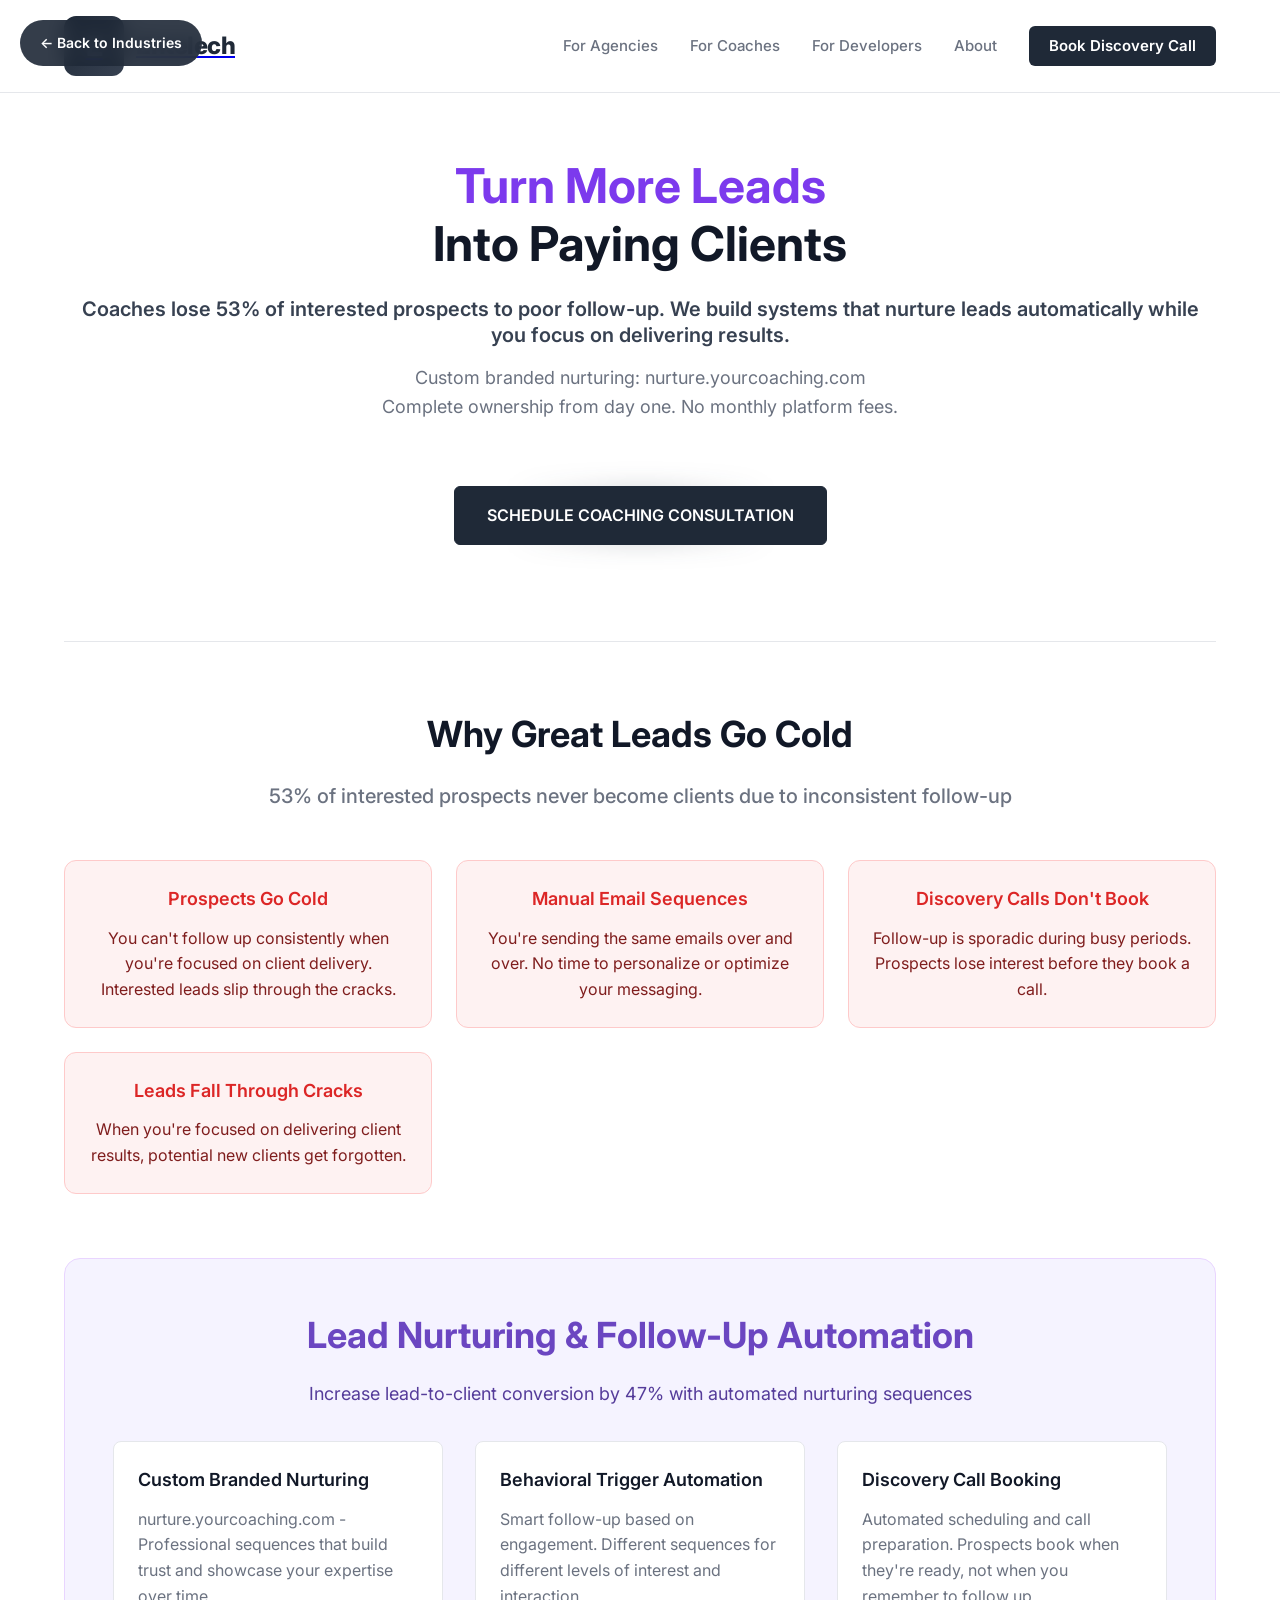
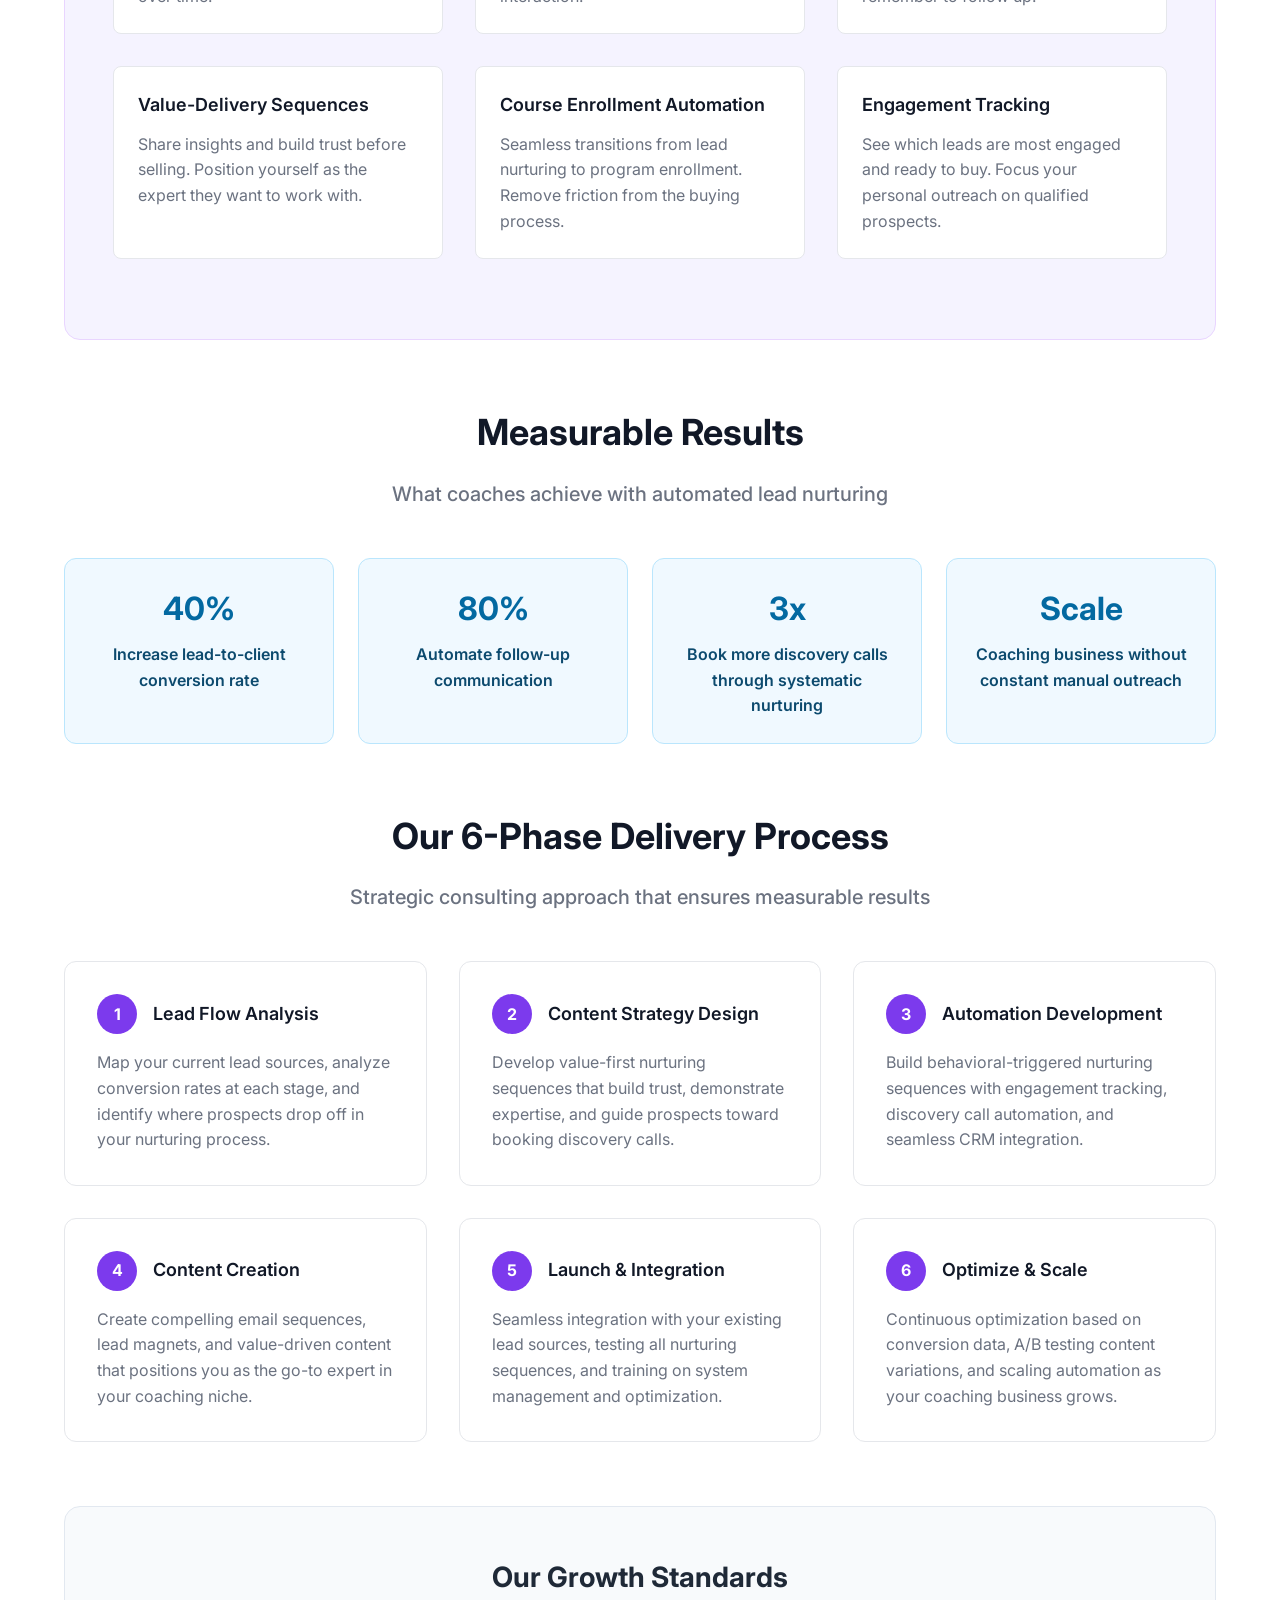
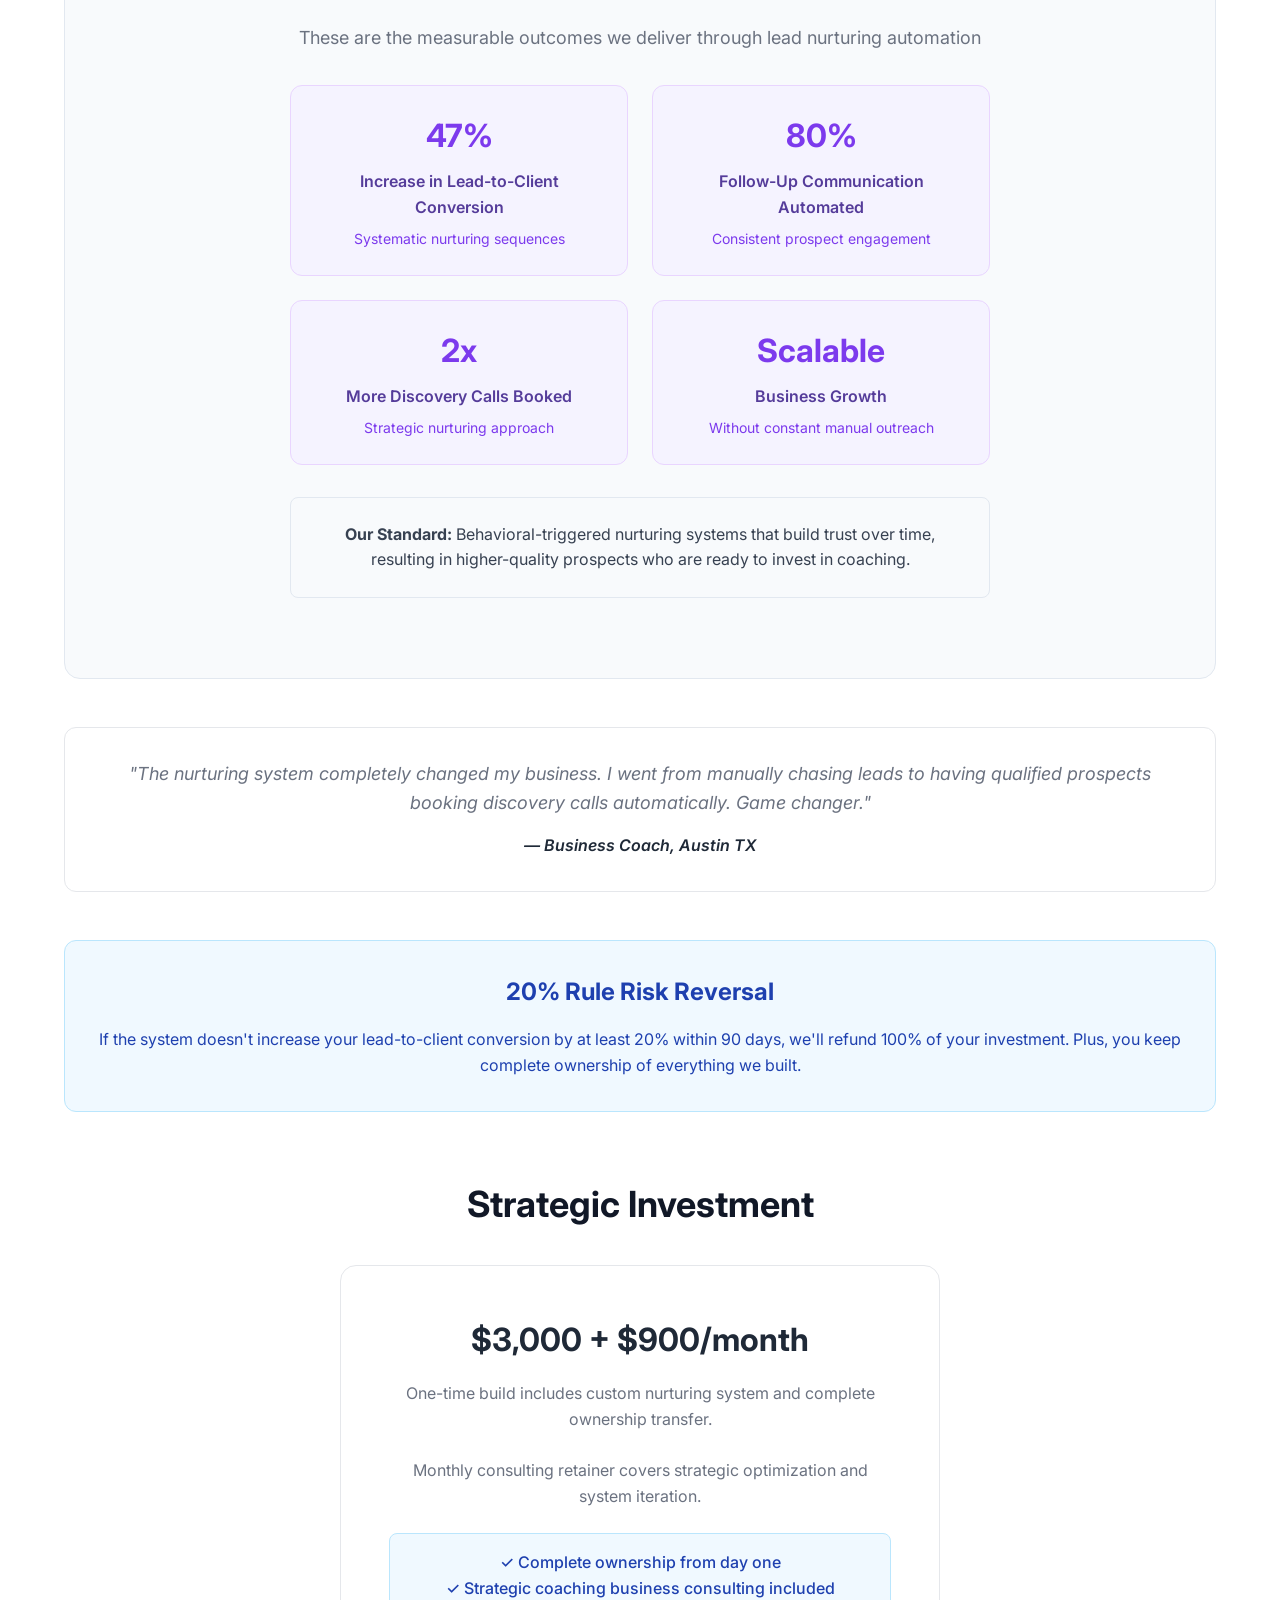
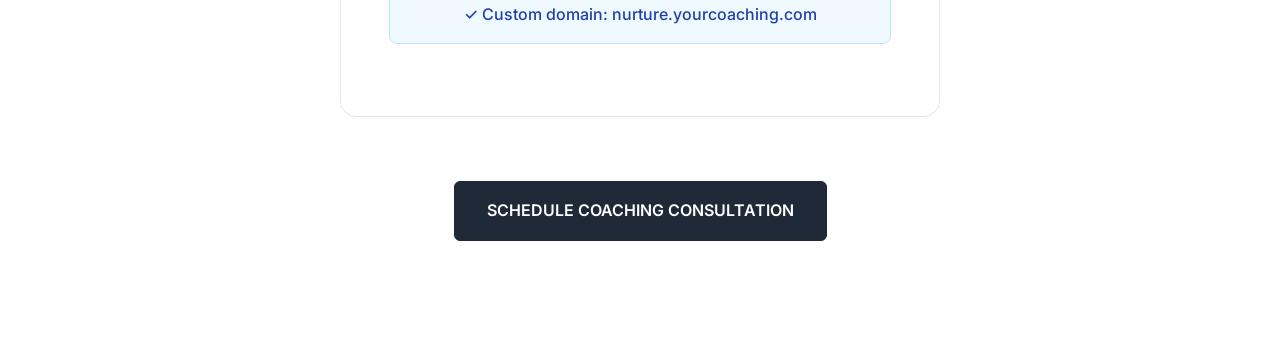
<file: coaches.html>
<!DOCTYPE html>
<html lang="en">
<head>
  <meta charset="UTF-8" />
  <meta name="viewport" content="width=device-width, initial-scale=1.0" />
  <title>Lead Nurturing Automation for Business Coaches - Entelech</title>
  <meta name="description" content="Turn more leads into paying clients. Coaches lose 60% of interested prospects to poor follow-up. We build systems that nurture leads automatically while you focus on delivering results." />
  <meta name="keywords" content="business coach lead nurturing, coaching automation, lead follow-up system, coach sales funnel" />
  <meta name="author" content="Entelech" />
  <meta property="og:title" content="Lead Nurturing Automation for Business Coaches" />
  <meta property="og:description" content="Increase lead-to-client conversion by 40% with automated nurturing sequences." />
  <meta property="og:type" content="website" />
  <meta name="robots" content="index, follow" />
  <link rel="canonical" href="https://entelech.net/coaches" />

  <!-- Return to Intro Button -->
  <style>
    .back-to-intro {
      position: fixed;
      top: 20px;
      left: 20px;
      z-index: 1000;
      background: rgba(31, 41, 55, 0.9);
      color: white;
      border: none;
      padding: 12px 20px;
      border-radius: 25px;
      text-decoration: none;
      font-weight: 600;
      font-size: 14px;
      transition: all 0.3s ease;
      backdrop-filter: blur(10px);
    }

    .back-to-intro:hover {
      background: rgba(31, 41, 55, 1);
      transform: translateY(-2px);
      box-shadow: 0 8px 24px rgba(31, 41, 55, 0.3);
    }
  </style>

  <!-- Fonts -->
  <link rel="preconnect" href="https://fonts.googleapis.com">
  <link rel="preconnect" href="https://fonts.gstatic.com" crossorigin>
  <link href="https://fonts.googleapis.com/css2?family=Inter:wght@400;500;600;700&family=Poppins:wght@400;500;600;700&display=swap" rel="stylesheet">

  <style>
    * {
      margin: 0;
      padding: 0;
      box-sizing: border-box;
    }

    body {
      font-family: 'Inter', system-ui, -apple-system, sans-serif;
      background: #ffffff;
      color: #1f2937;
      line-height: 1.6;
      min-height: 100vh;
    }

    .container {
      max-width: 1200px;
      margin: 0 auto;
      padding: 0 24px;
    }

    /* Header Section */
    .header {
      background: #ffffff;
      border-bottom: 1px solid #e5e7eb;
      position: sticky;
      top: 0;
      z-index: 100;
    }

    .header-content {
      display: flex;
      justify-content: space-between;
      align-items: center;
      padding: 16px 0;
    }

    .logo {
      display: flex;
      align-items: center;
      gap: 12px;
    }

    .logo-icon {
      width: 60px;
      height: 60px;
      background: linear-gradient(135deg, #1f2937 0%, #374151 100%);
      border-radius: 12px;
      display: flex;
      align-items: center;
      justify-content: center;
      transition: all 0.3s ease;
      position: relative;
    }

    .logo-icon::after {
      content: 'E';
      color: white;
      font-size: 28px;
      font-weight: 800;
    }

    .logo-icon:hover {
      transform: translateY(-3px) scale(1.05);
    }

    .logo-text {
      font-size: 24px;
      font-weight: 800;
      color: #1f2937;
      letter-spacing: -0.5px;
      transition: all 0.3s ease;
    }

    .logo:hover .logo-text {
      color: #111827;
      transform: translateY(-2px);
    }

    .nav-menu {
      display: flex;
      align-items: center;
      gap: 32px;
    }

    .nav-link {
      color: #6b7280;
      text-decoration: none;
      font-weight: 500;
      font-size: 15px;
      transition: all 0.3s ease;
      padding: 8px 0;
      position: relative;
    }

    .nav-link:hover {
      color: #1f2937;
    }

    .nav-link::after {
      content: '';
      position: absolute;
      bottom: 0;
      left: 0;
      width: 0;
      height: 2px;
      background: #1f2937;
      transition: width 0.3s ease;
    }

    .nav-link:hover::after {
      width: 100%;
    }

    .nav-cta {
      background: #1f2937;
      color: #ffffff !important;
      padding: 8px 20px;
      border-radius: 6px;
      font-weight: 600;
    }

    .nav-cta:hover {
      background: #111827;
      transform: translateY(-1px);
    }

    .nav-cta::after {
      display: none;
    }

    /* Hero Section */
    .hero {
      text-align: center;
      padding: 64px 0;
      border-bottom: 1px solid #e5e7eb;
      margin-bottom: 64px;
    }

    .main-headline {
      font-size: 48px;
      font-weight: 700;
      line-height: 1.2;
      margin-bottom: 24px;
      color: #111827;
    }

    .highlight-text {
      color: #7c3aed;
    }

    .sub-headline {
      font-size: 20px;
      font-weight: 600;
      margin-bottom: 16px;
      line-height: 1.3;
      color: #374151;
    }

    .sub-text {
      font-size: 18px;
      color: #6b7280;
      font-weight: 400;
      margin-bottom: 32px;
      max-width: 800px;
      margin-left: auto;
      margin-right: auto;
    }

    .section-title {
      font-size: 36px;
      font-weight: 700;
      color: #111827;
      margin-bottom: 16px;
    }

    .section-subtitle {
      font-size: 20px;
      color: #6b7280;
      margin-bottom: 32px;
      font-weight: 500;
    }

    /* CTA Button */
    .cta-container {
      display: inline-block;
      margin: 32px 0;
      position: relative;
    }

    .cta-glow {
      position: absolute;
      top: 0;
      left: 0;
      right: 0;
      bottom: 0;
      background: radial-gradient(circle, rgba(31, 41, 55, 0.2) 0%, transparent 70%);
      border-radius: 6px;
      filter: blur(12px);
      z-index: -1;
    }

    .cta-button {
      background: #1f2937;
      color: white;
      border: 1px solid #1f2937;
      padding: 16px 32px;
      border-radius: 6px;
      font-size: 16px;
      font-weight: 600;
      text-decoration: none;
      display: inline-flex;
      align-items: center;
      transition: all 0.2s ease;
      gap: 8px;
    }

    .cta-button:hover {
      background: #111827;
      transform: translateY(-2px);
      box-shadow: 0 8px 24px rgba(31, 41, 55, 0.2);
    }

    /* Problem Section */
    .problem-section {
      margin: 64px 0;
    }

    .pain-points {
      display: grid;
      grid-template-columns: repeat(auto-fit, minmax(280px, 1fr));
      gap: 24px;
      margin: 48px 0;
    }

    .pain-point {
      background: #fef2f2;
      border: 1px solid #fecaca;
      border-radius: 12px;
      padding: 24px;
      text-align: center;
    }

    .pain-point h4 {
      font-size: 18px;
      font-weight: 600;
      color: #dc2626;
      margin-bottom: 12px;
    }

    .pain-point p {
      color: #7f1d1d;
      line-height: 1.6;
    }

    /* Solution Features */
    .solution-features {
      background: #f5f3ff;
      border-radius: 16px;
      padding: 48px;
      margin: 48px 0;
      border: 1px solid #e9d5ff;
    }

    .features-grid {
      display: grid;
      grid-template-columns: repeat(auto-fit, minmax(300px, 1fr));
      gap: 32px;
      margin: 32px 0;
    }

    .feature-item {
      background: #ffffff;
      border: 1px solid #e5e7eb;
      border-radius: 8px;
      padding: 24px;
    }

    .feature-item h4 {
      font-size: 18px;
      font-weight: 600;
      color: #111827;
      margin-bottom: 12px;
    }

    .feature-item p {
      color: #6b7280;
      line-height: 1.6;
    }

    /* Outcomes */
    .outcomes-grid {
      display: grid;
      grid-template-columns: repeat(auto-fit, minmax(250px, 1fr));
      gap: 24px;
      margin: 48px 0;
    }

    .outcome-item {
      background: #f0f9ff;
      border: 1px solid #bae6fd;
      border-radius: 12px;
      padding: 24px;
      text-align: center;
    }

    .outcome-metric {
      font-size: 32px;
      font-weight: 700;
      color: #0369a1;
      margin-bottom: 8px;
    }

    .outcome-description {
      font-size: 16px;
      font-weight: 600;
      color: #0c4a6e;
    }

    /* ROI Calculator */
    .roi-calculator {
      background: #f8fafc;
      border-radius: 16px;
      padding: 48px;
      margin: 48px 0;
      border: 1px solid #e2e8f0;
      text-align: center;
    }

    /* Social Proof */
    .social-proof {
      background: #ffffff;
      border: 1px solid #e5e7eb;
      border-radius: 12px;
      padding: 32px;
      margin: 48px 0;
      font-style: italic;
      text-align: center;
    }

    .testimonial {
      font-size: 18px;
      color: #6b7280;
      margin-bottom: 16px;
    }

    .testimonial-author {
      font-weight: 600;
      color: #1f2937;
    }

    /* Risk Reversal */
    .risk-reversal {
      background: #f0f9ff;
      border: 1px solid #bae6fd;
      border-radius: 12px;
      padding: 32px;
      margin: 48px 0;
      text-align: center;
    }

    .risk-reversal h3 {
      font-size: 24px;
      font-weight: 700;
      color: #1e40af;
      margin-bottom: 16px;
    }

    .risk-reversal p {
      color: #1e40af;
      font-size: 16px;
      line-height: 1.6;
    }

    /* Responsive Design */
    @media (max-width: 768px) {
      .main-headline {
        font-size: 36px;
      }

      .hero {
        padding: 48px 0;
      }

      .pain-points {
        grid-template-columns: 1fr;
      }

      .features-grid {
        grid-template-columns: 1fr;
      }

      .outcomes-grid {
        grid-template-columns: 1fr;
      }
    }
  </style>
</head>

<body>
  <!-- Return to Intro Button -->
  <a href="/index.html" class="back-to-intro">← Back to Industries</a>

  <!-- Header -->
  <header class="header">
    <div class="container">
      <div class="header-content">
        <!-- Logo and Brand -->
        <a href="/" class="logo">
          <div class="logo-icon" alt="Entelech Logo"></div>
          <span class="logo-text">Entelech</span>
        </a>

        <!-- Navigation Menu -->
        <nav class="nav-menu" role="navigation" aria-label="Main navigation">
          <a href="/agencies.html" class="nav-link">For Agencies</a>
          <a href="/coaches.html" class="nav-link">For Coaches</a>
          <a href="/developers.html" class="nav-link">For Developers</a>
          <a href="/#about" class="nav-link">About</a>
          <a href="https://calendly.com/joinentelech/coach-discovery" class="nav-link nav-cta">Book Discovery Call</a>
        </nav>
      </div>
    </div>
  </header>

  <!-- Main Content Container -->
  <main class="container">

    <!-- Hero Section -->
    <section class="hero">
      <h1 class="main-headline">
        <span class="highlight-text">Turn More Leads</span><br>
        Into Paying Clients
      </h1>

      <p class="sub-headline">
        Coaches lose 53% of interested prospects to poor follow-up. We build systems that nurture leads automatically while you focus on delivering results.
      </p>

      <p class="sub-text">
        Custom branded nurturing: nurture.yourcoaching.com<br>
        Complete ownership from day one. No monthly platform fees.
      </p>

      <!-- Enhanced CTA Button -->
      <div class="cta-container">
        <div class="cta-glow"></div>
        <a href="https://calendly.com/joinentelech/coach-discovery" target="_blank" rel="noopener noreferrer" class="cta-button" aria-label="Schedule coach discovery call">
          SCHEDULE COACHING CONSULTATION
        </a>
      </div>
    </section>

    <!-- Pain Points Section -->
    <section class="problem-section">
      <h2 class="section-title" style="text-align: center;">Why Great Leads Go Cold</h2>
      <p class="section-subtitle" style="text-align: center;">53% of interested prospects never become clients due to inconsistent follow-up</p>

      <div class="pain-points">
        <div class="pain-point">
          <h4>Prospects Go Cold</h4>
          <p>You can't follow up consistently when you're focused on client delivery. Interested leads slip through the cracks.</p>
        </div>
        <div class="pain-point">
          <h4>Manual Email Sequences</h4>
          <p>You're sending the same emails over and over. No time to personalize or optimize your messaging.</p>
        </div>
        <div class="pain-point">
          <h4>Discovery Calls Don't Book</h4>
          <p>Follow-up is sporadic during busy periods. Prospects lose interest before they book a call.</p>
        </div>
        <div class="pain-point">
          <h4>Leads Fall Through Cracks</h4>
          <p>When you're focused on delivering client results, potential new clients get forgotten.</p>
        </div>
      </div>
    </section>

    <!-- Solution Features -->
    <section class="solution-features">
      <h2 class="section-title" style="text-align: center; color: #6b46c1;">Lead Nurturing & Follow-Up Automation</h2>
      <p style="text-align: center; font-size: 18px; color: #553c9a; margin-bottom: 32px;">
        Increase lead-to-client conversion by 47% with automated nurturing sequences
      </p>

      <div class="features-grid">
        <div class="feature-item">
          <h4>Custom Branded Nurturing</h4>
          <p>nurture.yourcoaching.com - Professional sequences that build trust and showcase your expertise over time.</p>
        </div>

        <div class="feature-item">
          <h4>Behavioral Trigger Automation</h4>
          <p>Smart follow-up based on engagement. Different sequences for different levels of interest and interaction.</p>
        </div>

        <div class="feature-item">
          <h4>Discovery Call Booking</h4>
          <p>Automated scheduling and call preparation. Prospects book when they're ready, not when you remember to follow up.</p>
        </div>

        <div class="feature-item">
          <h4>Value-Delivery Sequences</h4>
          <p>Share insights and build trust before selling. Position yourself as the expert they want to work with.</p>
        </div>

        <div class="feature-item">
          <h4>Course Enrollment Automation</h4>
          <p>Seamless transitions from lead nurturing to program enrollment. Remove friction from the buying process.</p>
        </div>

        <div class="feature-item">
          <h4>Engagement Tracking</h4>
          <p>See which leads are most engaged and ready to buy. Focus your personal outreach on qualified prospects.</p>
        </div>
      </div>
    </section>

    <!-- Specific Outcomes -->
    <section class="problem-section">
      <h2 class="section-title" style="text-align: center;">Measurable Results</h2>
      <p class="section-subtitle" style="text-align: center;">What coaches achieve with automated lead nurturing</p>

      <div class="outcomes-grid">
        <div class="outcome-item">
          <div class="outcome-metric">40%</div>
          <div class="outcome-description">Increase lead-to-client conversion rate</div>
        </div>
        <div class="outcome-item">
          <div class="outcome-metric">80%</div>
          <div class="outcome-description">Automate follow-up communication</div>
        </div>
        <div class="outcome-item">
          <div class="outcome-metric">3x</div>
          <div class="outcome-description">Book more discovery calls through systematic nurturing</div>
        </div>
        <div class="outcome-item">
          <div class="outcome-metric">Scale</div>
          <div class="outcome-description">Coaching business without constant manual outreach</div>
        </div>
      </div>
    </section>

    <!-- 6-Phase Process -->
    <section class="problem-section">
      <h2 class="section-title" style="text-align: center;">Our 6-Phase Delivery Process</h2>
      <p class="section-subtitle" style="text-align: center;">Strategic consulting approach that ensures measurable results</p>

      <div style="display: grid; grid-template-columns: repeat(auto-fit, minmax(350px, 1fr)); gap: 32px; margin: 48px 0;">

        <div style="background: #ffffff; border: 1px solid #e5e7eb; border-radius: 12px; padding: 32px;">
          <div style="display: flex; align-items: center; margin-bottom: 16px;">
            <div style="width: 40px; height: 40px; background: #7c3aed; color: white; border-radius: 50%; display: flex; align-items: center; justify-content: center; font-weight: 700; margin-right: 16px;">1</div>
            <h4 style="font-size: 18px; font-weight: 600; color: #111827;">Lead Flow Analysis</h4>
          </div>
          <p style="color: #6b7280; line-height: 1.6;">
            Map your current lead sources, analyze conversion rates at each stage, and identify where prospects drop off in your nurturing process.
          </p>
        </div>

        <div style="background: #ffffff; border: 1px solid #e5e7eb; border-radius: 12px; padding: 32px;">
          <div style="display: flex; align-items: center; margin-bottom: 16px;">
            <div style="width: 40px; height: 40px; background: #7c3aed; color: white; border-radius: 50%; display: flex; align-items: center; justify-content: center; font-weight: 700; margin-right: 16px;">2</div>
            <h4 style="font-size: 18px; font-weight: 600; color: #111827;">Content Strategy Design</h4>
          </div>
          <p style="color: #6b7280; line-height: 1.6;">
            Develop value-first nurturing sequences that build trust, demonstrate expertise, and guide prospects toward booking discovery calls.
          </p>
        </div>

        <div style="background: #ffffff; border: 1px solid #e5e7eb; border-radius: 12px; padding: 32px;">
          <div style="display: flex; align-items: center; margin-bottom: 16px;">
            <div style="width: 40px; height: 40px; background: #7c3aed; color: white; border-radius: 50%; display: flex; align-items: center; justify-content: center; font-weight: 700; margin-right: 16px;">3</div>
            <h4 style="font-size: 18px; font-weight: 600; color: #111827;">Automation Development</h4>
          </div>
          <p style="color: #6b7280; line-height: 1.6;">
            Build behavioral-triggered nurturing sequences with engagement tracking, discovery call automation, and seamless CRM integration.
          </p>
        </div>

        <div style="background: #ffffff; border: 1px solid #e5e7eb; border-radius: 12px; padding: 32px;">
          <div style="display: flex; align-items: center; margin-bottom: 16px;">
            <div style="width: 40px; height: 40px; background: #7c3aed; color: white; border-radius: 50%; display: flex; align-items: center; justify-content: center; font-weight: 700; margin-right: 16px;">4</div>
            <h4 style="font-size: 18px; font-weight: 600; color: #111827;">Content Creation</h4>
          </div>
          <p style="color: #6b7280; line-height: 1.6;">
            Create compelling email sequences, lead magnets, and value-driven content that positions you as the go-to expert in your coaching niche.
          </p>
        </div>

        <div style="background: #ffffff; border: 1px solid #e5e7eb; border-radius: 12px; padding: 32px;">
          <div style="display: flex; align-items: center; margin-bottom: 16px;">
            <div style="width: 40px; height: 40px; background: #7c3aed; color: white; border-radius: 50%; display: flex; align-items: center; justify-content: center; font-weight: 700; margin-right: 16px;">5</div>
            <h4 style="font-size: 18px; font-weight: 600; color: #111827;">Launch & Integration</h4>
          </div>
          <p style="color: #6b7280; line-height: 1.6;">
            Seamless integration with your existing lead sources, testing all nurturing sequences, and training on system management and optimization.
          </p>
        </div>

        <div style="background: #ffffff; border: 1px solid #e5e7eb; border-radius: 12px; padding: 32px;">
          <div style="display: flex; align-items: center; margin-bottom: 16px;">
            <div style="width: 40px; height: 40px; background: #7c3aed; color: white; border-radius: 50%; display: flex; align-items: center; justify-content: center; font-weight: 700; margin-right: 16px;">6</div>
            <h4 style="font-size: 18px; font-weight: 600; color: #111827;">Optimize & Scale</h4>
          </div>
          <p style="color: #6b7280; line-height: 1.6;">
            Continuous optimization based on conversion data, A/B testing content variations, and scaling automation as your coaching business grows.
          </p>
        </div>

      </div>
    </section>

    <!-- Growth Standards -->
    <section class="roi-calculator">
      <h3 style="font-size: 28px; font-weight: 700; color: #1f2937; margin-bottom: 24px;">Our Growth Standards</h3>
      <div style="max-width: 700px; margin: 0 auto;">
        <p style="font-size: 18px; color: #6b7280; margin-bottom: 32px;">
          These are the measurable outcomes we deliver through lead nurturing automation
        </p>

        <div style="display: grid; grid-template-columns: repeat(auto-fit, minmax(280px, 1fr)); gap: 24px; margin: 32px 0;">
          <div style="background: #f5f3ff; border: 1px solid #e9d5ff; border-radius: 12px; padding: 24px; text-align: center;">
            <div style="font-size: 32px; font-weight: 700; color: #7c3aed; margin-bottom: 8px;">47%</div>
            <div style="font-size: 16px; font-weight: 600; color: #553c9a;">Increase in Lead-to-Client Conversion</div>
            <div style="color: #7c3aed; font-size: 14px; margin-top: 8px;">Systematic nurturing sequences</div>
          </div>

          <div style="background: #f5f3ff; border: 1px solid #e9d5ff; border-radius: 12px; padding: 24px; text-align: center;">
            <div style="font-size: 32px; font-weight: 700; color: #7c3aed; margin-bottom: 8px;">80%</div>
            <div style="font-size: 16px; font-weight: 600; color: #553c9a;">Follow-Up Communication Automated</div>
            <div style="color: #7c3aed; font-size: 14px; margin-top: 8px;">Consistent prospect engagement</div>
          </div>

          <div style="background: #f5f3ff; border: 1px solid #e9d5ff; border-radius: 12px; padding: 24px; text-align: center;">
            <div style="font-size: 32px; font-weight: 700; color: #7c3aed; margin-bottom: 8px;">2x</div>
            <div style="font-size: 16px; font-weight: 600; color: #553c9a;">More Discovery Calls Booked</div>
            <div style="color: #7c3aed; font-size: 14px; margin-top: 8px;">Strategic nurturing approach</div>
          </div>

          <div style="background: #f5f3ff; border: 1px solid #e9d5ff; border-radius: 12px; padding: 24px; text-align: center;">
            <div style="font-size: 32px; font-weight: 700; color: #7c3aed; margin-bottom: 8px;">Scalable</div>
            <div style="font-size: 16px; font-weight: 600; color: #553c9a;">Business Growth</div>
            <div style="color: #7c3aed; font-size: 14px; margin-top: 8px;">Without constant manual outreach</div>
          </div>
        </div>

        <div style="background: #f8fafc; border: 1px solid #e2e8f0; border-radius: 8px; padding: 24px; margin: 32px 0; text-align: center;">
          <p style="color: #374151; font-size: 16px; line-height: 1.6;">
            <strong>Our Standard:</strong> Behavioral-triggered nurturing systems that build trust over time, resulting in higher-quality prospects who are ready to invest in coaching.
          </p>
        </div>
      </div>
    </section>

    <!-- Social Proof -->
    <section class="social-proof">
      <p class="testimonial">
        "The nurturing system completely changed my business. I went from manually chasing leads to having qualified prospects booking discovery calls automatically. Game changer."
      </p>
      <p class="testimonial-author">— Business Coach, Austin TX</p>
    </section>

    <!-- Risk Reversal -->
    <section class="risk-reversal">
      <h3>20% Rule Risk Reversal</h3>
      <p>
        If the system doesn't increase your lead-to-client conversion by at least 20% within 90 days, we'll refund 100% of your investment.
        Plus, you keep complete ownership of everything we built.
      </p>
    </section>

    <!-- Investment -->
    <section class="problem-section" style="text-align: center;">
      <h2 class="section-title">Strategic Investment</h2>
      <div style="background: #ffffff; border: 1px solid #e5e7eb; border-radius: 16px; padding: 48px; max-width: 600px; margin: 32px auto;">
        <div style="font-size: 32px; font-weight: 700; color: #1f2937; margin-bottom: 16px;">
          $3,000 + $900/month
        </div>
        <div style="color: #6b7280; margin-bottom: 24px; line-height: 1.6;">
          One-time build includes custom nurturing system and complete ownership transfer.<br><br>
          Monthly consulting retainer covers strategic optimization and system iteration.
        </div>
        <div style="background: #f0f9ff; border: 1px solid #bae6fd; border-radius: 8px; padding: 16px; margin: 24px 0;">
          <p style="color: #1e40af; font-weight: 500; margin: 0;">
            ✓ Complete ownership from day one<br>
            ✓ Strategic coaching business consulting included<br>
            ✓ Custom domain: nurture.yourcoaching.com
          </p>
        </div>
      </div>

      <div class="cta-container">
        <a href="https://calendly.com/joinentelech/coach-discovery" target="_blank" rel="noopener noreferrer" class="cta-button">
          SCHEDULE COACHING CONSULTATION
        </a>
      </div>
    </section>
  </main>

</body>
</html>
</file>
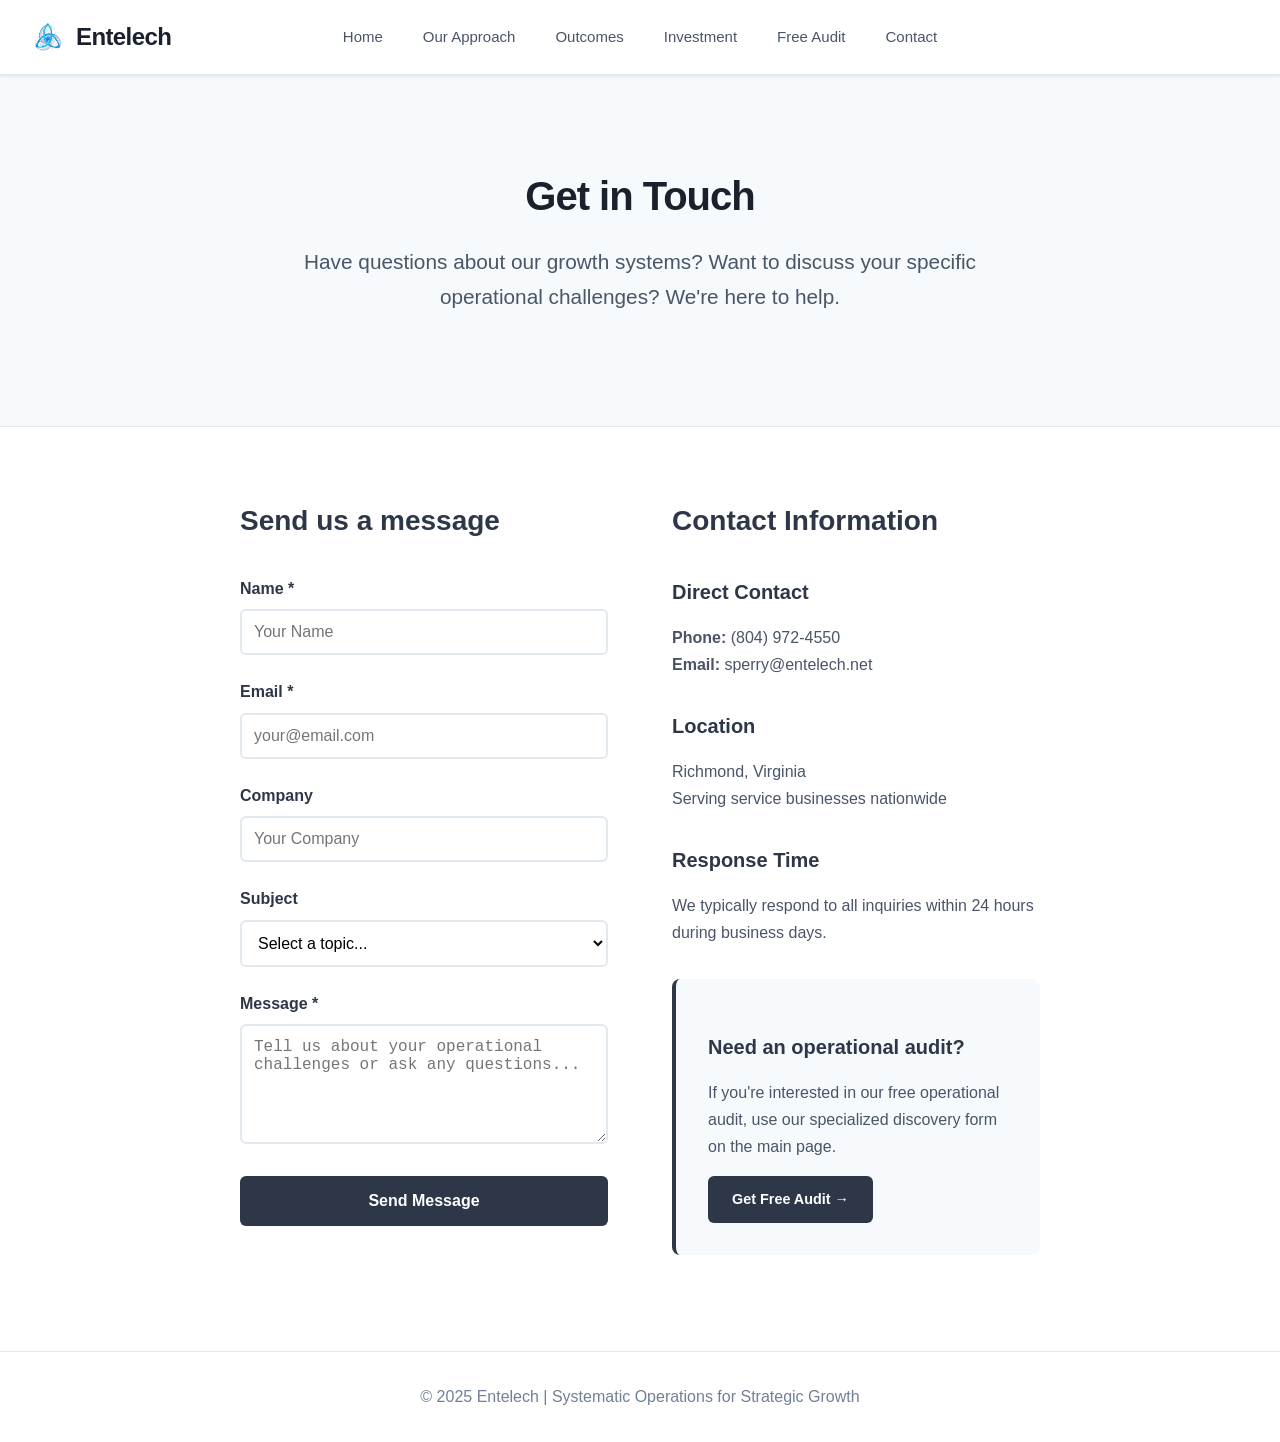
<file: contact.html>
<!DOCTYPE html>
<html lang="en">

<head>
  <meta charset="UTF-8" />
  <meta name="viewport" content="width=device-width, initial-scale=1.0" />
  <title>Contact Us | Entelech | Growth Systems Engineering</title>
  <link rel="stylesheet" href="styles.css" />
</head>

<body>
  <header>
    <div class="logo">
      <img src="images/LOGO.png" alt="Entelech Logo" />
      <span>Entelech</span>
    </div>
    <nav>
      <ul class="nav-links">
        <li><a href="index.html">Home</a></li>
        <li><a href="index.html#approach">Our Approach</a></li>
        <li><a href="index.html#outcomes">Outcomes</a></li>
        <li><a href="index.html#engagement">Investment</a></li>
        <li><a href="index.html#contact">Free Audit</a></li>
        <li><a href="contact.html">Contact</a></li>
      </ul>
    </nav>
  </header>

  <section class="hero" style="padding: 4rem 2rem;">
    <h1 style="font-size: 2.5rem; margin-bottom: 1.5rem;">Get in Touch</h1>
    <p style="font-size: 1.3rem; color: #4a5568; max-width: 700px; margin: 0 auto 3rem; line-height: 1.7;">
      Have questions about our growth systems? Want to discuss your specific operational challenges? We're here to help.
    </p>
  </section>

  <section class="content-section" style="padding: 3rem 2rem;">
    <div style="max-width: 800px; margin: 0 auto;">
      <div style="display: grid; grid-template-columns: 1fr 1fr; gap: 4rem; align-items: start;">
        
        <!-- Contact Form -->
        <div>
          <h2 style="color: #2d3748; margin-bottom: 2rem; font-size: 1.75rem;">Send us a message</h2>
          
          <form name="general-contact" method="POST" data-netlify="true" data-netlify-recaptcha="true">
            <div style="margin-bottom: 1.5rem;">
              <label style="display: block; color: #2d3748; font-weight: 600; margin-bottom: 0.5rem;">Name *</label>
              <input type="text" name="name" required style="padding: 0.75rem; border: 2px solid #e2e8f0; border-radius: 6px; font-size: 1rem; width: 100%; box-sizing: border-box;" placeholder="Your Name">
            </div>

            <div style="margin-bottom: 1.5rem;">
              <label style="display: block; color: #2d3748; font-weight: 600; margin-bottom: 0.5rem;">Email *</label>
              <input type="email" name="email" required style="padding: 0.75rem; border: 2px solid #e2e8f0; border-radius: 6px; font-size: 1rem; width: 100%; box-sizing: border-box;" placeholder="your@email.com">
            </div>

            <div style="margin-bottom: 1.5rem;">
              <label style="display: block; color: #2d3748; font-weight: 600; margin-bottom: 0.5rem;">Company</label>
              <input type="text" name="company" style="padding: 0.75rem; border: 2px solid #e2e8f0; border-radius: 6px; font-size: 1rem; width: 100%; box-sizing: border-box;" placeholder="Your Company">
            </div>

            <div style="margin-bottom: 1.5rem;">
              <label style="display: block; color: #2d3748; font-weight: 600; margin-bottom: 0.5rem;">Subject</label>
              <select name="subject" style="padding: 0.75rem; border: 2px solid #e2e8f0; border-radius: 6px; font-size: 1rem; width: 100%; box-sizing: border-box; background: white;">
                <option value="">Select a topic...</option>
                <option value="General Inquiry">General Inquiry</option>
                <option value="Growth Operations Questions">Growth Operations Questions</option>
                <option value="Partnership Discussion">Partnership Discussion</option>
                <option value="Technical Support">Technical Support</option>
                <option value="Other">Other</option>
              </select>
            </div>

            <div style="margin-bottom: 1.5rem;">
              <label style="display: block; color: #2d3748; font-weight: 600; margin-bottom: 0.5rem;">Message *</label>
              <textarea name="message" required style="padding: 0.75rem; border: 2px solid #e2e8f0; border-radius: 6px; font-size: 1rem; width: 100%; box-sizing: border-box; min-height: 120px; resize: vertical;" placeholder="Tell us about your operational challenges or ask any questions..."></textarea>
            </div>

            <div data-netlify-recaptcha="true" style="margin-bottom: 1.5rem;"></div>

            <button type="submit" style="background-color: #2d3748; color: #ffffff; padding: 1rem 2rem; border-radius: 6px; border: none; font-weight: 600; font-size: 1rem; cursor: pointer; transition: background-color 0.2s ease; width: 100%;">
              Send Message
            </button>
          </form>
        </div>

        <!-- Contact Information -->
        <div>
          <h2 style="color: #2d3748; margin-bottom: 2rem; font-size: 1.75rem;">Contact Information</h2>
          
          <div style="margin-bottom: 2rem;">
            <h3 style="color: #2d3748; margin-bottom: 1rem; font-size: 1.25rem;">Direct Contact</h3>
            <p style="color: #4a5568; line-height: 1.7; margin-bottom: 1rem;">
              <strong>Phone:</strong> (804) 972-4550<br>
              <strong>Email:</strong> sperry@entelech.net
            </p>
          </div>

          <div style="margin-bottom: 2rem;">
            <h3 style="color: #2d3748; margin-bottom: 1rem; font-size: 1.25rem;">Location</h3>
            <p style="color: #4a5568; line-height: 1.7;">
              Richmond, Virginia<br>
              Serving service businesses nationwide
            </p>
          </div>

          <div style="margin-bottom: 2rem;">
            <h3 style="color: #2d3748; margin-bottom: 1rem; font-size: 1.25rem;">Response Time</h3>
            <p style="color: #4a5568; line-height: 1.7;">
              We typically respond to all inquiries within 24 hours during business days.
            </p>
          </div>

          <div style="background: #f7fafc; padding: 2rem; border-radius: 8px; border-left: 4px solid #2d3748;">
            <h3 style="color: #2d3748; margin-bottom: 1rem; font-size: 1.25rem;">Need an operational audit?</h3>
            <p style="color: #4a5568; line-height: 1.7; margin-bottom: 1rem;">
              If you're interested in our free operational audit, use our specialized discovery form on the main page.
            </p>
            <a href="index.html#contact" style="background-color: #2d3748; color: #ffffff; padding: 0.75rem 1.5rem; border-radius: 6px; text-decoration: none; font-weight: 600; font-size: 0.9rem; display: inline-block;">
              Get Free Audit →
            </a>
          </div>
        </div>
      </div>
    </div>
  </section>

  <footer>
    <p>&copy; 2025 Entelech | Systematic Operations for Strategic Growth</p>
  </footer>

</body>

</html>
</file>
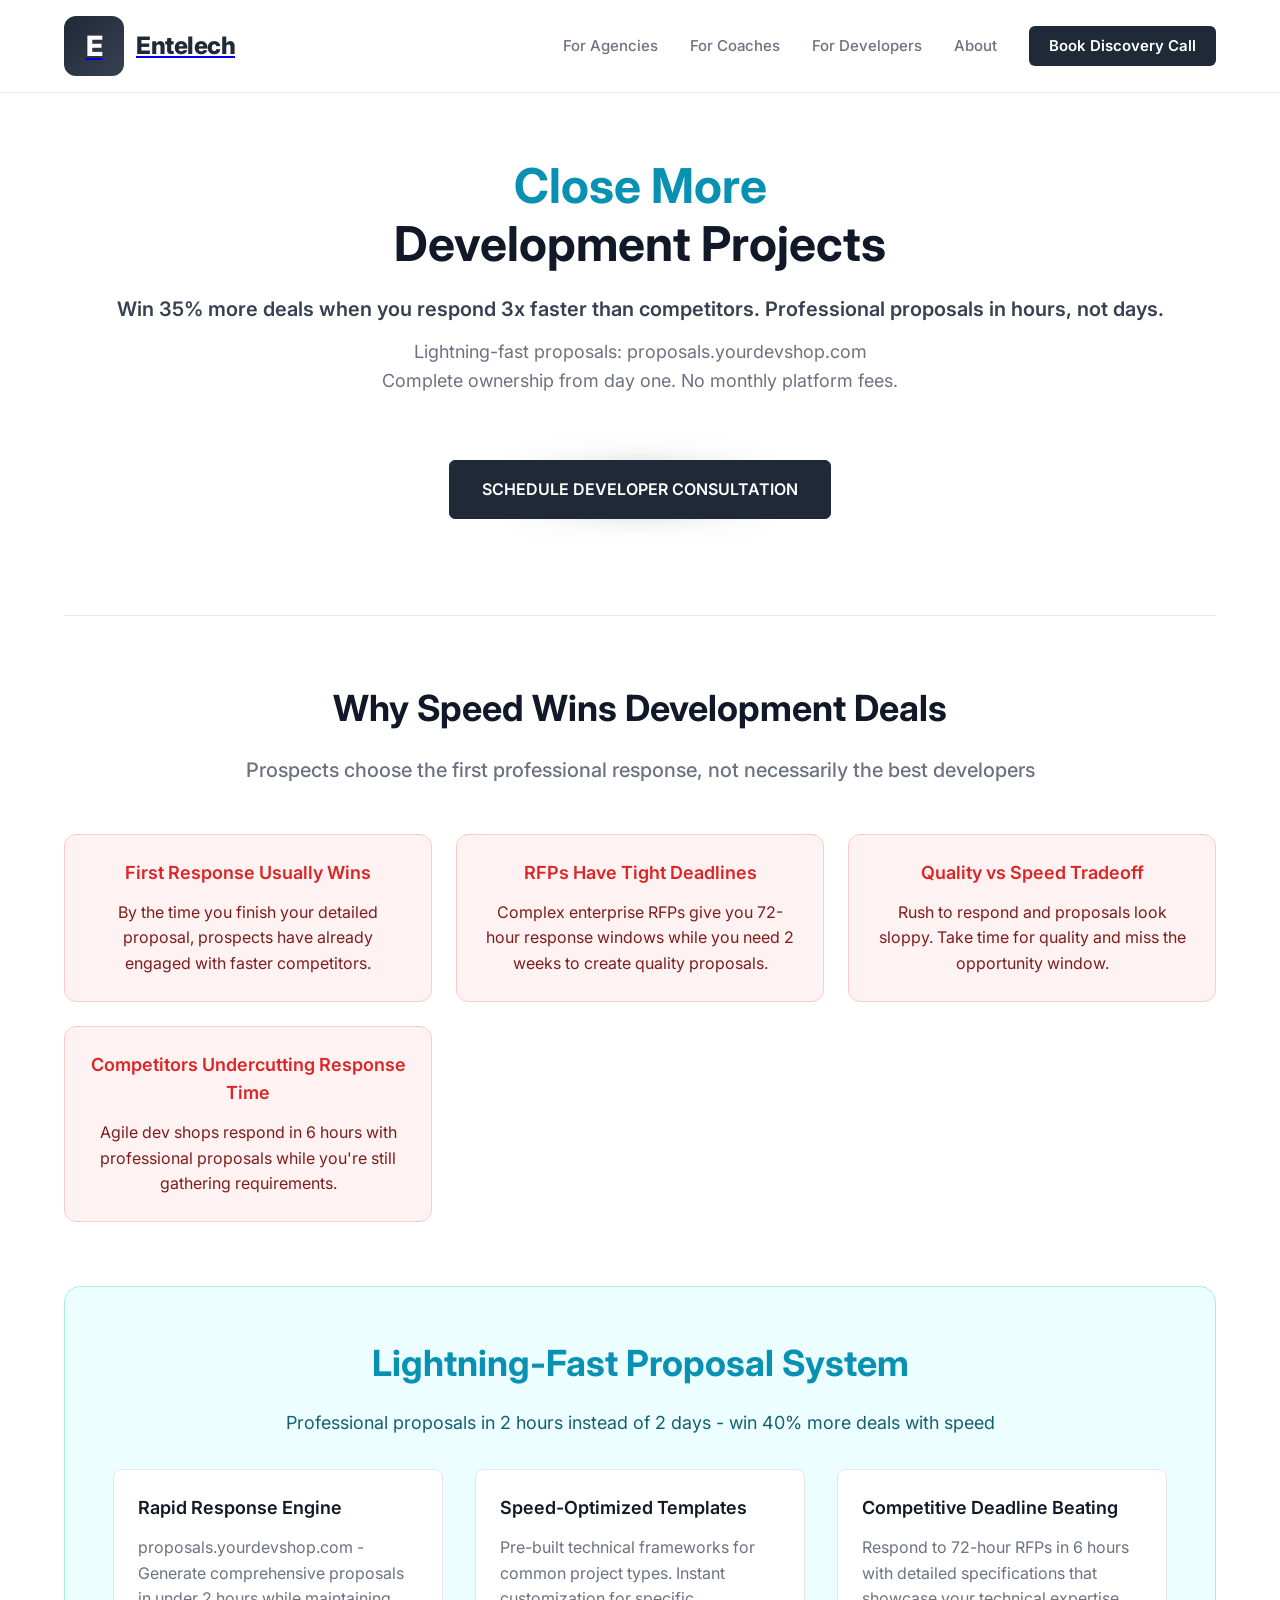
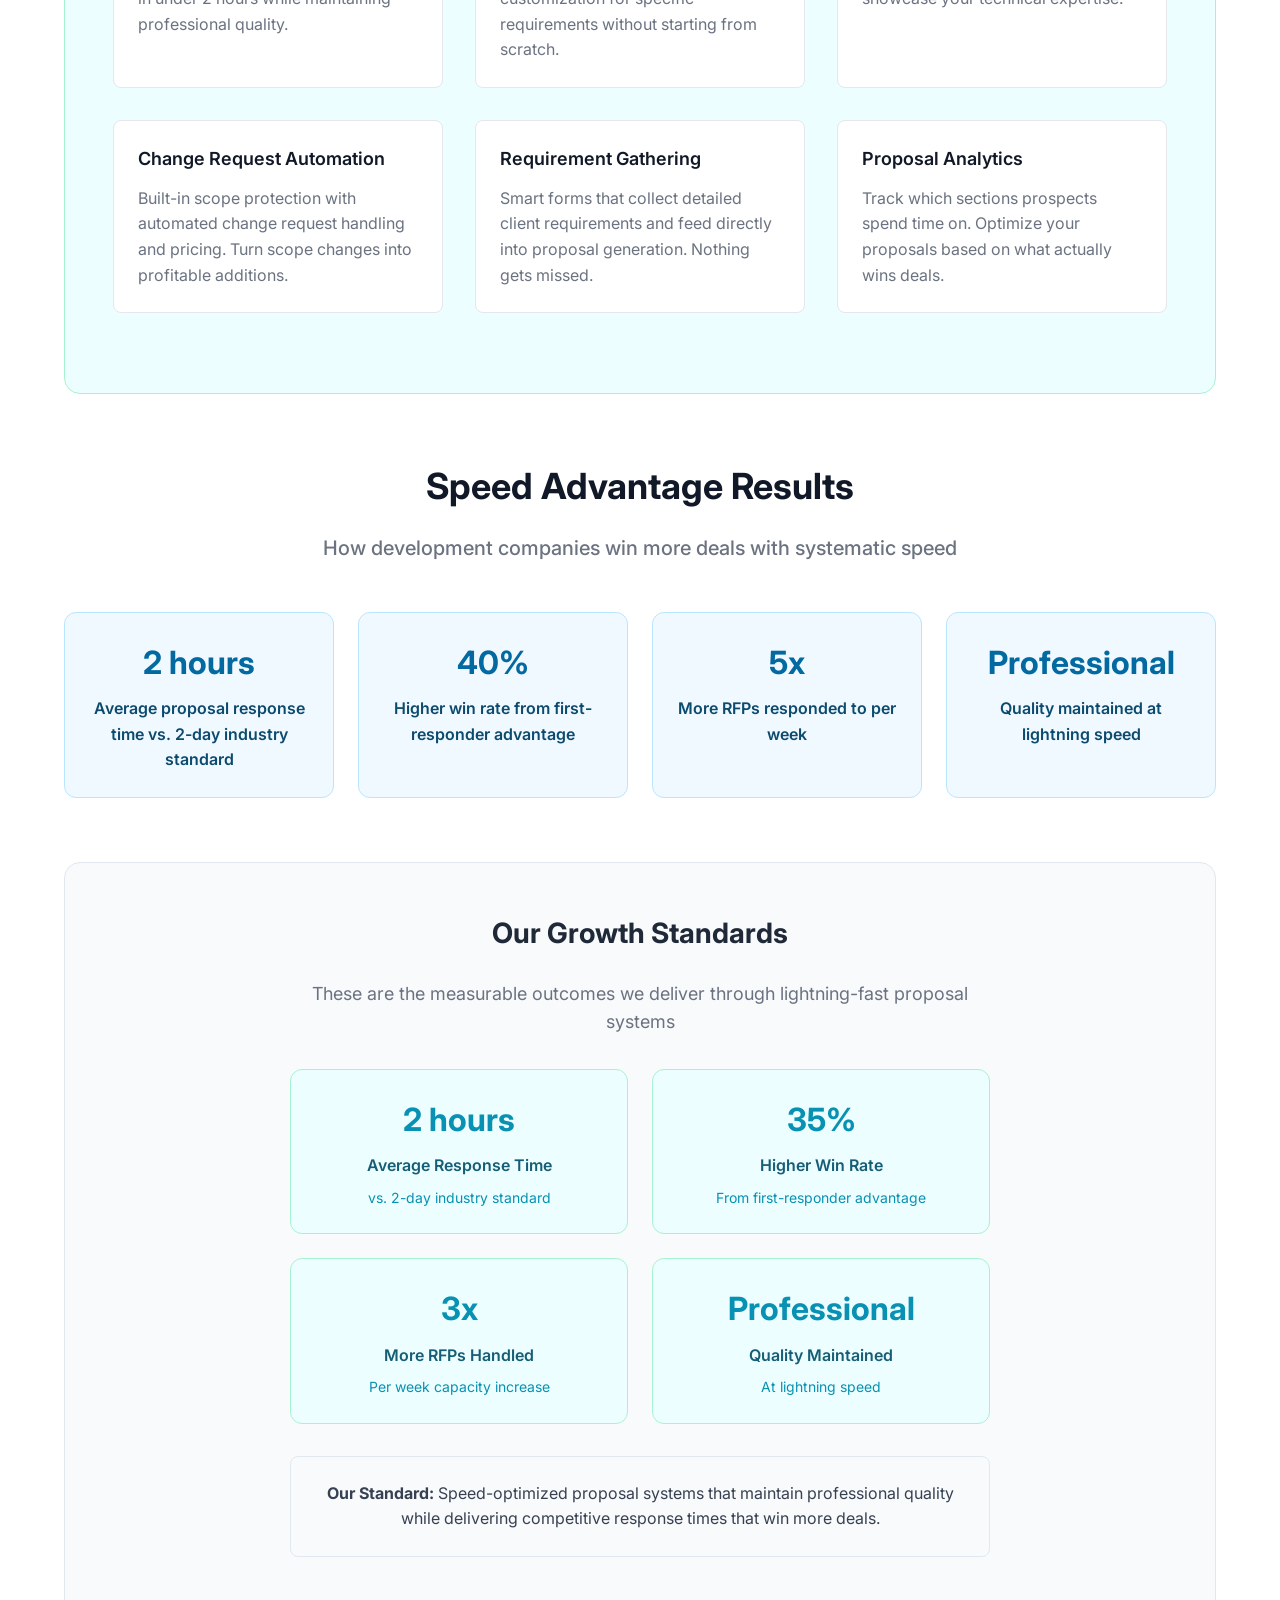
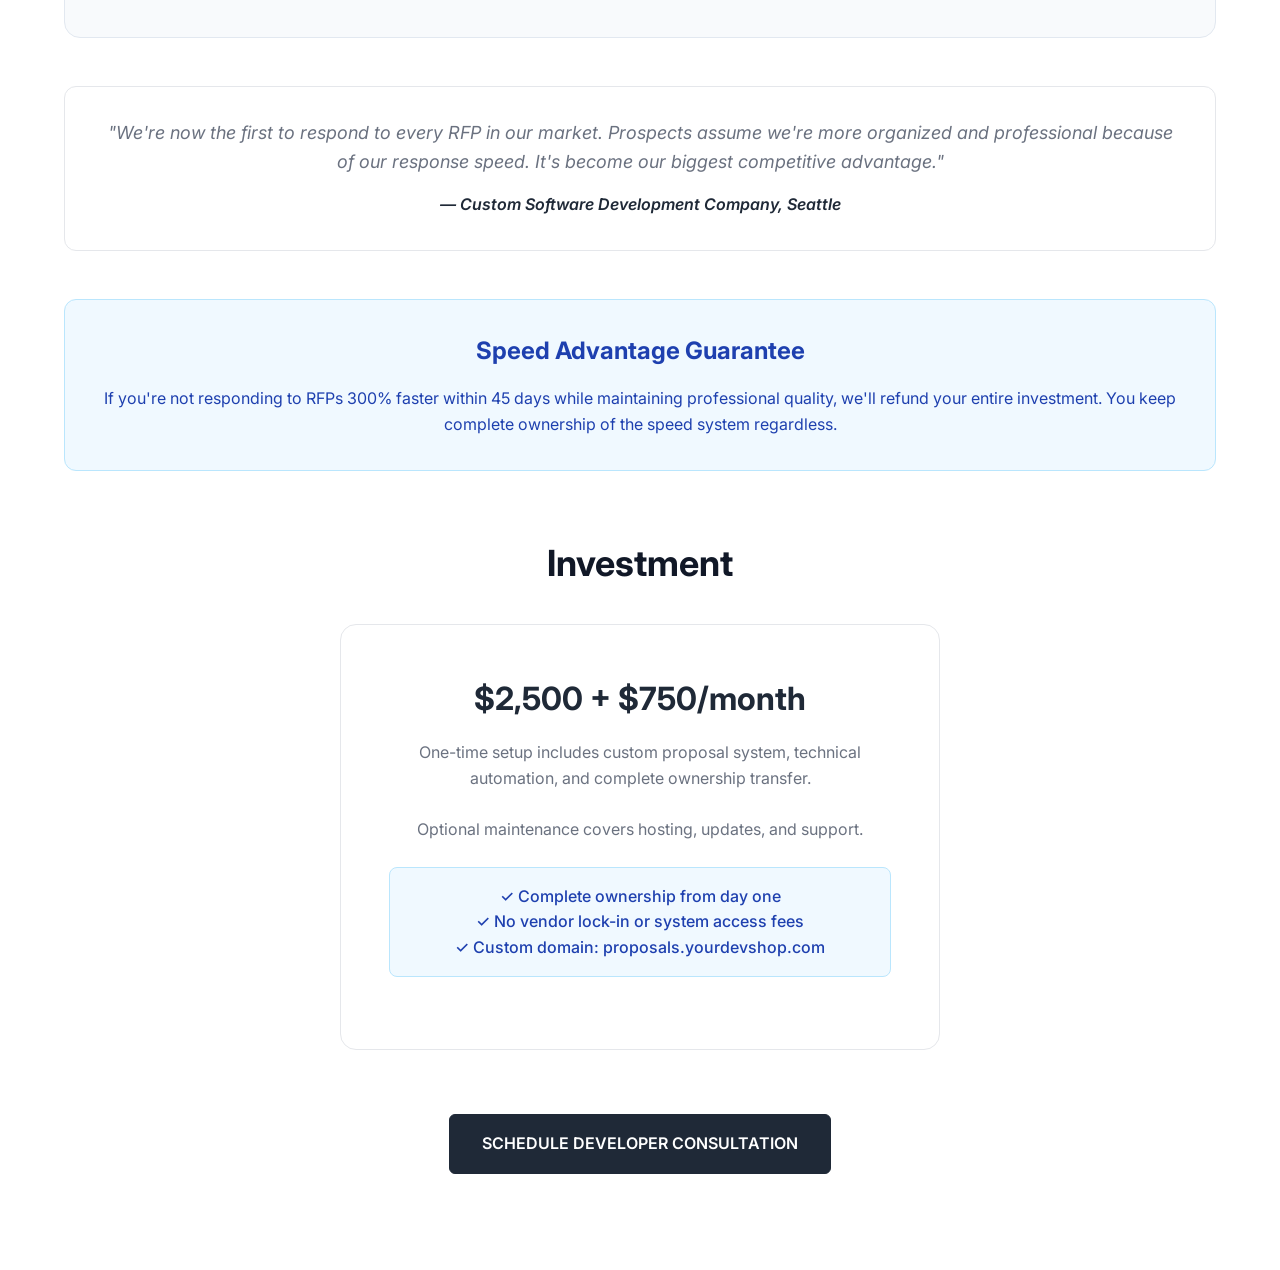
<file: developers.html>
<!DOCTYPE html>
<html lang="en">
<head>
  <meta charset="UTF-8" />
  <meta name="viewport" content="width=device-width, initial-scale=1.0" />
  <title>Proposal Generation System for Software Developers - Entelech</title>
  <meta name="description" content="Close more development projects. Software companies lose deals because proposals take too long and look generic. We build systems that generate professional proposals in minutes, not days." />
  <meta name="keywords" content="software developer proposals, development project proposals, RFP automation, proposal generation system" />
  <meta name="author" content="Entelech" />
  <meta property="og:title" content="Proposal Generation System for Software Developers" />
  <meta property="og:description" content="Reduce proposal creation time by 85% and increase win rate by 25% through professional presentation." />
  <meta property="og:type" content="website" />
  <meta name="robots" content="index, follow" />
  <link rel="canonical" href="https://entelech.net/developers" />

  <!-- Fonts -->
  <link rel="preconnect" href="https://fonts.googleapis.com">
  <link rel="preconnect" href="https://fonts.gstatic.com" crossorigin>
  <link href="https://fonts.googleapis.com/css2?family=Inter:wght@400;500;600;700&family=Poppins:wght@400;500;600;700&display=swap" rel="stylesheet">

  <style>
    * {
      margin: 0;
      padding: 0;
      box-sizing: border-box;
    }

    body {
      font-family: 'Inter', system-ui, -apple-system, sans-serif;
      background: #ffffff;
      color: #1f2937;
      line-height: 1.6;
      min-height: 100vh;
    }

    .container {
      max-width: 1200px;
      margin: 0 auto;
      padding: 0 24px;
    }

    /* Header Section */
    .header {
      background: #ffffff;
      border-bottom: 1px solid #e5e7eb;
      position: sticky;
      top: 0;
      z-index: 100;
    }

    .header-content {
      display: flex;
      justify-content: space-between;
      align-items: center;
      padding: 16px 0;
    }

    .logo {
      display: flex;
      align-items: center;
      gap: 12px;
    }

    .logo-icon {
      width: 60px;
      height: 60px;
      background: linear-gradient(135deg, #1f2937 0%, #374151 100%);
      border-radius: 12px;
      display: flex;
      align-items: center;
      justify-content: center;
      transition: all 0.3s ease;
      position: relative;
    }

    .logo-icon::after {
      content: 'E';
      color: white;
      font-size: 28px;
      font-weight: 800;
    }

    .logo-icon:hover {
      transform: translateY(-3px) scale(1.05);
    }

    .logo-text {
      font-size: 24px;
      font-weight: 800;
      color: #1f2937;
      letter-spacing: -0.5px;
      transition: all 0.3s ease;
    }

    .logo:hover .logo-text {
      color: #111827;
      transform: translateY(-2px);
    }

    .nav-menu {
      display: flex;
      align-items: center;
      gap: 32px;
    }

    .nav-link {
      color: #6b7280;
      text-decoration: none;
      font-weight: 500;
      font-size: 15px;
      transition: all 0.3s ease;
      padding: 8px 0;
      position: relative;
    }

    .nav-link:hover {
      color: #1f2937;
    }

    .nav-link::after {
      content: '';
      position: absolute;
      bottom: 0;
      left: 0;
      width: 0;
      height: 2px;
      background: #1f2937;
      transition: width 0.3s ease;
    }

    .nav-link:hover::after {
      width: 100%;
    }

    .nav-cta {
      background: #1f2937;
      color: #ffffff !important;
      padding: 8px 20px;
      border-radius: 6px;
      font-weight: 600;
    }

    .nav-cta:hover {
      background: #111827;
      transform: translateY(-1px);
    }

    .nav-cta::after {
      display: none;
    }

    /* Hero Section */
    .hero {
      text-align: center;
      padding: 64px 0;
      border-bottom: 1px solid #e5e7eb;
      margin-bottom: 64px;
    }

    .main-headline {
      font-size: 48px;
      font-weight: 700;
      line-height: 1.2;
      margin-bottom: 24px;
      color: #111827;
    }

    .highlight-text {
      color: #0891b2;
    }

    .sub-headline {
      font-size: 20px;
      font-weight: 600;
      margin-bottom: 16px;
      line-height: 1.3;
      color: #374151;
    }

    .sub-text {
      font-size: 18px;
      color: #6b7280;
      font-weight: 400;
      margin-bottom: 32px;
      max-width: 800px;
      margin-left: auto;
      margin-right: auto;
    }

    .section-title {
      font-size: 36px;
      font-weight: 700;
      color: #111827;
      margin-bottom: 16px;
    }

    .section-subtitle {
      font-size: 20px;
      color: #6b7280;
      margin-bottom: 32px;
      font-weight: 500;
    }

    /* CTA Button */
    .cta-container {
      display: inline-block;
      margin: 32px 0;
      position: relative;
    }

    .cta-glow {
      position: absolute;
      top: 0;
      left: 0;
      right: 0;
      bottom: 0;
      background: radial-gradient(circle, rgba(31, 41, 55, 0.2) 0%, transparent 70%);
      border-radius: 6px;
      filter: blur(12px);
      z-index: -1;
    }

    .cta-button {
      background: #1f2937;
      color: white;
      border: 1px solid #1f2937;
      padding: 16px 32px;
      border-radius: 6px;
      font-size: 16px;
      font-weight: 600;
      text-decoration: none;
      display: inline-flex;
      align-items: center;
      transition: all 0.2s ease;
      gap: 8px;
    }

    .cta-button:hover {
      background: #111827;
      transform: translateY(-2px);
      box-shadow: 0 8px 24px rgba(31, 41, 55, 0.2);
    }

    /* Problem Section */
    .problem-section {
      margin: 64px 0;
    }

    .pain-points {
      display: grid;
      grid-template-columns: repeat(auto-fit, minmax(280px, 1fr));
      gap: 24px;
      margin: 48px 0;
    }

    .pain-point {
      background: #fef2f2;
      border: 1px solid #fecaca;
      border-radius: 12px;
      padding: 24px;
      text-align: center;
    }

    .pain-point h4 {
      font-size: 18px;
      font-weight: 600;
      color: #dc2626;
      margin-bottom: 12px;
    }

    .pain-point p {
      color: #7f1d1d;
      line-height: 1.6;
    }

    /* Solution Features */
    .solution-features {
      background: #ecfeff;
      border-radius: 16px;
      padding: 48px;
      margin: 48px 0;
      border: 1px solid #a7f3d0;
    }

    .features-grid {
      display: grid;
      grid-template-columns: repeat(auto-fit, minmax(300px, 1fr));
      gap: 32px;
      margin: 32px 0;
    }

    .feature-item {
      background: #ffffff;
      border: 1px solid #e5e7eb;
      border-radius: 8px;
      padding: 24px;
    }

    .feature-item h4 {
      font-size: 18px;
      font-weight: 600;
      color: #111827;
      margin-bottom: 12px;
    }

    .feature-item p {
      color: #6b7280;
      line-height: 1.6;
    }

    /* Outcomes */
    .outcomes-grid {
      display: grid;
      grid-template-columns: repeat(auto-fit, minmax(250px, 1fr));
      gap: 24px;
      margin: 48px 0;
    }

    .outcome-item {
      background: #f0f9ff;
      border: 1px solid #bae6fd;
      border-radius: 12px;
      padding: 24px;
      text-align: center;
    }

    .outcome-metric {
      font-size: 32px;
      font-weight: 700;
      color: #0369a1;
      margin-bottom: 8px;
    }

    .outcome-description {
      font-size: 16px;
      font-weight: 600;
      color: #0c4a6e;
    }

    /* ROI Calculator */
    .roi-calculator {
      background: #f8fafc;
      border-radius: 16px;
      padding: 48px;
      margin: 48px 0;
      border: 1px solid #e2e8f0;
      text-align: center;
    }

    /* Social Proof */
    .social-proof {
      background: #ffffff;
      border: 1px solid #e5e7eb;
      border-radius: 12px;
      padding: 32px;
      margin: 48px 0;
      font-style: italic;
      text-align: center;
    }

    .testimonial {
      font-size: 18px;
      color: #6b7280;
      margin-bottom: 16px;
    }

    .testimonial-author {
      font-weight: 600;
      color: #1f2937;
    }

    /* Risk Reversal */
    .risk-reversal {
      background: #f0f9ff;
      border: 1px solid #bae6fd;
      border-radius: 12px;
      padding: 32px;
      margin: 48px 0;
      text-align: center;
    }

    .risk-reversal h3 {
      font-size: 24px;
      font-weight: 700;
      color: #1e40af;
      margin-bottom: 16px;
    }

    .risk-reversal p {
      color: #1e40af;
      font-size: 16px;
      line-height: 1.6;
    }

    /* Responsive Design */
    @media (max-width: 768px) {
      .main-headline {
        font-size: 36px;
      }

      .hero {
        padding: 48px 0;
      }

      .pain-points {
        grid-template-columns: 1fr;
      }

      .features-grid {
        grid-template-columns: 1fr;
      }

      .outcomes-grid {
        grid-template-columns: 1fr;
      }
    }
  </style>
</head>

<body>
  <!-- Header -->
  <header class="header">
    <div class="container">
      <div class="header-content">
        <!-- Logo and Brand -->
        <a href="/" class="logo">
          <div class="logo-icon" alt="Entelech Logo"></div>
          <span class="logo-text">Entelech</span>
        </a>

        <!-- Navigation Menu -->
        <nav class="nav-menu" role="navigation" aria-label="Main navigation">
          <a href="/agencies" class="nav-link">For Agencies</a>
          <a href="/coaches" class="nav-link">For Coaches</a>
          <a href="/developers" class="nav-link">For Developers</a>
          <a href="/#about" class="nav-link">About</a>
          <a href="https://calendly.com/joinentelech/developer-discovery" class="nav-link nav-cta">Book Discovery Call</a>
        </nav>
      </div>
    </div>
  </header>

  <!-- Main Content Container -->
  <main class="container">

    <!-- Hero Section -->
    <section class="hero">
      <h1 class="main-headline">
        <span class="highlight-text">Close More</span><br>
        Development Projects
      </h1>

      <p class="sub-headline">
        Win 35% more deals when you respond 3x faster than competitors. Professional proposals in hours, not days.
      </p>

      <p class="sub-text">
        Lightning-fast proposals: proposals.yourdevshop.com<br>
        Complete ownership from day one. No monthly platform fees.
      </p>

      <!-- Enhanced CTA Button -->
      <div class="cta-container">
        <div class="cta-glow"></div>
        <a href="https://calendly.com/joinentelech/developer-discovery" target="_blank" rel="noopener noreferrer" class="cta-button" aria-label="Schedule developer discovery call">
          SCHEDULE DEVELOPER CONSULTATION
        </a>
      </div>
    </section>

    <!-- Pain Points Section -->
    <section class="problem-section">
      <h2 class="section-title" style="text-align: center;">Why Speed Wins Development Deals</h2>
      <p class="section-subtitle" style="text-align: center;">Prospects choose the first professional response, not necessarily the best developers</p>

      <div class="pain-points">
        <div class="pain-point">
          <h4>First Response Usually Wins</h4>
          <p>By the time you finish your detailed proposal, prospects have already engaged with faster competitors.</p>
        </div>
        <div class="pain-point">
          <h4>RFPs Have Tight Deadlines</h4>
          <p>Complex enterprise RFPs give you 72-hour response windows while you need 2 weeks to create quality proposals.</p>
        </div>
        <div class="pain-point">
          <h4>Quality vs Speed Tradeoff</h4>
          <p>Rush to respond and proposals look sloppy. Take time for quality and miss the opportunity window.</p>
        </div>
        <div class="pain-point">
          <h4>Competitors Undercutting Response Time</h4>
          <p>Agile dev shops respond in 6 hours with professional proposals while you're still gathering requirements.</p>
        </div>
      </div>
    </section>

    <!-- Solution Features -->
    <section class="solution-features">
      <h2 class="section-title" style="text-align: center; color: #0891b2;">Lightning-Fast Proposal System</h2>
      <p style="text-align: center; font-size: 18px; color: #155e75; margin-bottom: 32px;">
        Professional proposals in 2 hours instead of 2 days - win 40% more deals with speed
      </p>

      <div class="features-grid">
        <div class="feature-item">
          <h4>Rapid Response Engine</h4>
          <p>proposals.yourdevshop.com - Generate comprehensive proposals in under 2 hours while maintaining professional quality.</p>
        </div>

        <div class="feature-item">
          <h4>Speed-Optimized Templates</h4>
          <p>Pre-built technical frameworks for common project types. Instant customization for specific requirements without starting from scratch.</p>
        </div>

        <div class="feature-item">
          <h4>Competitive Deadline Beating</h4>
          <p>Respond to 72-hour RFPs in 6 hours with detailed specifications that showcase your technical expertise.</p>
        </div>

        <div class="feature-item">
          <h4>Change Request Automation</h4>
          <p>Built-in scope protection with automated change request handling and pricing. Turn scope changes into profitable additions.</p>
        </div>

        <div class="feature-item">
          <h4>Requirement Gathering</h4>
          <p>Smart forms that collect detailed client requirements and feed directly into proposal generation. Nothing gets missed.</p>
        </div>

        <div class="feature-item">
          <h4>Proposal Analytics</h4>
          <p>Track which sections prospects spend time on. Optimize your proposals based on what actually wins deals.</p>
        </div>
      </div>
    </section>

    <!-- Specific Outcomes -->
    <section class="problem-section">
      <h2 class="section-title" style="text-align: center;">Speed Advantage Results</h2>
      <p class="section-subtitle" style="text-align: center;">How development companies win more deals with systematic speed</p>

      <div class="outcomes-grid">
        <div class="outcome-item">
          <div class="outcome-metric">2 hours</div>
          <div class="outcome-description">Average proposal response time vs. 2-day industry standard</div>
        </div>
        <div class="outcome-item">
          <div class="outcome-metric">40%</div>
          <div class="outcome-description">Higher win rate from first-responder advantage</div>
        </div>
        <div class="outcome-item">
          <div class="outcome-metric">5x</div>
          <div class="outcome-description">More RFPs responded to per week</div>
        </div>
        <div class="outcome-item">
          <div class="outcome-metric">Professional</div>
          <div class="outcome-description">Quality maintained at lightning speed</div>
        </div>
      </div>
    </section>

    <!-- Growth Standards -->
    <section class="roi-calculator">
      <h3 style="font-size: 28px; font-weight: 700; color: #1f2937; margin-bottom: 24px;">Our Growth Standards</h3>
      <div style="max-width: 700px; margin: 0 auto;">
        <p style="font-size: 18px; color: #6b7280; margin-bottom: 32px;">
          These are the measurable outcomes we deliver through lightning-fast proposal systems
        </p>

        <div style="display: grid; grid-template-columns: repeat(auto-fit, minmax(280px, 1fr)); gap: 24px; margin: 32px 0;">
          <div style="background: #ecfeff; border: 1px solid #a7f3d0; border-radius: 12px; padding: 24px; text-align: center;">
            <div style="font-size: 32px; font-weight: 700; color: #0891b2; margin-bottom: 8px;">2 hours</div>
            <div style="font-size: 16px; font-weight: 600; color: #155e75;">Average Response Time</div>
            <div style="color: #0891b2; font-size: 14px; margin-top: 8px;">vs. 2-day industry standard</div>
          </div>

          <div style="background: #ecfeff; border: 1px solid #a7f3d0; border-radius: 12px; padding: 24px; text-align: center;">
            <div style="font-size: 32px; font-weight: 700; color: #0891b2; margin-bottom: 8px;">35%</div>
            <div style="font-size: 16px; font-weight: 600; color: #155e75;">Higher Win Rate</div>
            <div style="color: #0891b2; font-size: 14px; margin-top: 8px;">From first-responder advantage</div>
          </div>

          <div style="background: #ecfeff; border: 1px solid #a7f3d0; border-radius: 12px; padding: 24px; text-align: center;">
            <div style="font-size: 32px; font-weight: 700; color: #0891b2; margin-bottom: 8px;">3x</div>
            <div style="font-size: 16px; font-weight: 600; color: #155e75;">More RFPs Handled</div>
            <div style="color: #0891b2; font-size: 14px; margin-top: 8px;">Per week capacity increase</div>
          </div>

          <div style="background: #ecfeff; border: 1px solid #a7f3d0; border-radius: 12px; padding: 24px; text-align: center;">
            <div style="font-size: 32px; font-weight: 700; color: #0891b2; margin-bottom: 8px;">Professional</div>
            <div style="font-size: 16px; font-weight: 600; color: #155e75;">Quality Maintained</div>
            <div style="color: #0891b2; font-size: 14px; margin-top: 8px;">At lightning speed</div>
          </div>
        </div>

        <div style="background: #f8fafc; border: 1px solid #e2e8f0; border-radius: 8px; padding: 24px; margin: 32px 0; text-align: center;">
          <p style="color: #374151; font-size: 16px; line-height: 1.6;">
            <strong>Our Standard:</strong> Speed-optimized proposal systems that maintain professional quality while delivering competitive response times that win more deals.
          </p>
        </div>
      </div>
    </section>

    <!-- Social Proof -->
    <section class="social-proof">
      <p class="testimonial">
        "We're now the first to respond to every RFP in our market. Prospects assume we're more organized and professional because of our response speed. It's become our biggest competitive advantage."
      </p>
      <p class="testimonial-author">— Custom Software Development Company, Seattle</p>
    </section>

    <!-- Risk Reversal -->
    <section class="risk-reversal">
      <h3>Speed Advantage Guarantee</h3>
      <p>
        If you're not responding to RFPs 300% faster within 45 days while maintaining professional quality, we'll refund your entire investment.
        You keep complete ownership of the speed system regardless.
      </p>
    </section>

    <!-- Investment -->
    <section class="problem-section" style="text-align: center;">
      <h2 class="section-title">Investment</h2>
      <div style="background: #ffffff; border: 1px solid #e5e7eb; border-radius: 16px; padding: 48px; max-width: 600px; margin: 32px auto;">
        <div style="font-size: 32px; font-weight: 700; color: #1f2937; margin-bottom: 16px;">
          $2,500 + $750/month
        </div>
        <div style="color: #6b7280; margin-bottom: 24px; line-height: 1.6;">
          One-time setup includes custom proposal system, technical automation, and complete ownership transfer.<br><br>
          Optional maintenance covers hosting, updates, and support.
        </div>
        <div style="background: #f0f9ff; border: 1px solid #bae6fd; border-radius: 8px; padding: 16px; margin: 24px 0;">
          <p style="color: #1e40af; font-weight: 500; margin: 0;">
            ✓ Complete ownership from day one<br>
            ✓ No vendor lock-in or system access fees<br>
            ✓ Custom domain: proposals.yourdevshop.com
          </p>
        </div>
      </div>

      <div class="cta-container">
        <a href="https://calendly.com/joinentelech/developer-discovery" target="_blank" rel="noopener noreferrer" class="cta-button">
          SCHEDULE DEVELOPER CONSULTATION
        </a>
      </div>
    </section>
  </main>

</body>
</html>
</file>
<file: styles.css>
/* Professional Traditional Design - Clean & Minimal */
html {
  scroll-behavior: smooth;
}

body {
  margin: 0;
  font-family: 'Inter', -apple-system, BlinkMacSystemFont, 'Segoe UI', Roboto, sans-serif;
  background-color: #ffffff;
  color: #2d3748;
  line-height: 1.6;
  font-size: 16px;
}

/* Header - Clean and Simple */
header {
  background-color: #ffffff;
  display: flex;
  justify-content: center;
  align-items: center;
  padding: 1.5rem 2rem;
  position: sticky;
  top: 0;
  z-index: 1000;
  box-shadow: 0 1px 3px rgba(0, 0, 0, 0.1);
  border-bottom: 1px solid #e2e8f0;
  position: relative;
}

.logo {
  position: absolute;
  left: 2rem;
  display: flex;
  align-items: center;
  gap: 0.75rem;
}

.logo img {
  width: 32px;
  height: 32px;
}

.logo span {
  font-size: 1.5rem;
  font-weight: 700;
  color: #1a202c;
  letter-spacing: -0.025em;
}

.nav-links {
  display: flex;
  list-style: none;
  gap: 2.5rem;
  margin: 0;
  padding: 0;
}

.nav-links a {
  text-decoration: none;
  color: #4a5568;
  font-weight: 500;
  font-size: 15px;
  transition: color 0.2s ease;
}

.nav-links a:hover {
  color: #2d3748;
}

/* Hero Section - Clean and Professional */
.hero {
  text-align: center;
  padding: 5rem 2rem;
  background-color: #f7fafc;
  border-bottom: 1px solid #e2e8f0;
}

.hero h1 {
  font-size: 3.5rem;
  font-weight: 700;
  color: #1a202c;
  margin-bottom: 2rem;
  line-height: 1.2;
  letter-spacing: -0.025em;
  max-width: 1000px;
  margin-left: auto;
  margin-right: auto;
}

.hero p {
  font-size: 1.25rem;
  color: #4a5568;
  max-width: 700px;
  margin: 0 auto 2.5rem;
  line-height: 1.5;
}

.hero-buttons {
  display: flex;
  gap: 1rem;
  margin-bottom: 3rem;
  flex-wrap: wrap;
  justify-content: center;
}

.hero-btn {
  background-color: #2d3748;
  color: #ffffff;
  padding: 0.875rem 1.75rem;
  border-radius: 6px;
  text-decoration: none;
  font-weight: 500;
  font-size: 15px;
  transition: background-color 0.2s ease;
  border: 2px solid #2d3748;
}

.hero-btn:hover {
  background-color: #1a202c;
  border-color: #1a202c;
}

.hero-btn:first-child {
  background-color: #ffffff;
  color: #2d3748;
  border: 2px solid #2d3748;
}

.hero-btn:first-child:hover {
  background-color: #f7fafc;
}

.hero-tools-text {
  font-size: 14px;
  color: #718096;
  margin-bottom: 2rem;
  font-weight: 500;
}

.down-arrow {
  font-size: 24px;
  color: #a0aec0;
  margin-bottom: 2rem;
  animation: bounce 2s infinite;
}

@keyframes bounce {
  0%, 20%, 50%, 80%, 100% { transform: translateY(0); }
  40% { transform: translateY(-10px); }
  60% { transform: translateY(-5px); }
}

/* Integration Logos - Fixed Aspect Ratios */
.integration-logos {
  overflow: hidden;
  margin-top: 2rem;
}

.logo-track {
  display: flex;
  gap: 2rem;
  animation: scroll 30s linear infinite;
  align-items: center;
}

.logo-track img {
  height: 36px;
  width: auto;
  max-width: 60px;
  object-fit: contain;
  opacity: 0.6;
  filter: grayscale(100%);
  transition: all 0.3s ease;
}

.logo-track img:hover {
  opacity: 1;
  filter: grayscale(0%);
}

@keyframes scroll {
  0% { transform: translateX(100%); }
  100% { transform: translateX(-100%); }
}


/* Content Sections - Clean Layout */
.content-section {
  padding: 6rem 2rem;
  max-width: 1200px;
  margin: 0 auto;
  margin-bottom: 3rem;
}

.content-section:nth-child(even) {
  background-color: #f7fafc;
}

.section-title {
  font-size: 2.25rem;
  font-weight: 600;
  color: #1a202c;
  text-align: center;
  margin-bottom: 2rem;
  letter-spacing: -0.025em;
  line-height: 1.3;
}

.section-subheader, .benefit-subheader {
  font-size: 1.2rem;
  color: #4a5568;
  text-align: center;
  margin-bottom: 4rem;
  max-width: 700px;
  margin-left: auto;
  margin-right: auto;
  line-height: 1.7;
}

/* Process Section - Clean Grid */
.process-row {
  display: grid;
  grid-template-columns: 1fr 1fr;
  gap: 4rem;
  align-items: center;
  margin-bottom: 4rem;
  padding: 0 2rem;
}

.process-row:last-child {
  margin-bottom: 0;
}

.process-text h3 {
  font-size: 1.5rem;
  font-weight: 600;
  color: #1a202c;
  margin-bottom: 1rem;
}

.process-text p {
  font-size: 1.1rem;
  color: #4a5568;
  line-height: 1.7;
}

.process-image {
  display: flex;
  justify-content: center;
  align-items: center;
}

.process-image img {
  max-width: 200px;
  height: auto;
  opacity: 0.8;
}

/* Benefits Section - Simple Grid */
.benefits-container {
  max-width: 1000px;
  margin: 0 auto;
}

.benefits-row {
  display: grid;
  gap: 2rem;
  margin-bottom: 2rem;
}

.row-3 {
  grid-template-columns: repeat(3, 1fr);
}

.row-4 {
  grid-template-columns: repeat(4, 1fr);
}

.benefit-circle {
  background-color: #ffffff;
  padding: 3rem 2rem;
  border-radius: 12px;
  text-align: center;
  border: 1px solid #e2e8f0;
  transition: all 0.3s ease;
}

.benefit-circle:hover {
  box-shadow: 0 4px 12px rgba(0, 0, 0, 0.1);
  border-color: #cbd5e0;
}

.benefit-icon {
  width: 48px;
  height: 48px;
  margin-bottom: 1rem;
  opacity: 0.8;
}

.benefit-circle h3 {
  font-size: 1.25rem;
  font-weight: 600;
  color: #1a202c;
  margin-bottom: 1rem;
  line-height: 1.4;
}

.benefit-circle p {
  font-size: 1rem;
  color: #4a5568;
  line-height: 1.7;
}

/* Plans Section - Professional Cards */
.plans-row {
  display: grid;
  grid-template-columns: repeat(3, 1fr);
  gap: 2rem;
  max-width: 1100px;
  margin: 0 auto;
}

.plan-box {
  background-color: #ffffff;
  padding: 2.5rem 2rem;
  border-radius: 8px;
  border: 1px solid #e2e8f0;
  position: relative;
  transition: all 0.3s ease;
}

.plan-box:hover {
  box-shadow: 0 8px 25px rgba(0, 0, 0, 0.1);
  border-color: #cbd5e0;
}

.plan-box.popular {
  border-color: #2d3748;
  border-width: 2px;
}

.plan-box h3 {
  font-size: 1.375rem;
  font-weight: 600;
  color: #1a202c;
  margin-bottom: 0.5rem;
}

.price {
  font-size: 2rem;
  font-weight: 700;
  color: #2d3748;
  margin-bottom: 0.5rem;
}

.maintenance {
  font-size: 1rem;
  color: #718096;
  margin-bottom: 1.5rem;
}

.maintenance-features ul {
  list-style: none;
  padding: 0;
  margin-bottom: 1.5rem;
}

.maintenance-features li {
  margin-bottom: 0.75rem;
}

.maintenance-features p {
  margin: 0;
  font-size: 1rem;
  color: #4a5568;
  line-height: 1.6;
}

.checkmark {
  color: #48bb78;
  font-weight: 600;
  margin-right: 0.5rem;
}

.plan-box > ul {
  list-style: none;
  padding: 0;
  margin: 0;
  border-top: 1px solid #e2e8f0;
  padding-top: 1.5rem;
}

.plan-box > ul li {
  font-size: 1rem;
  color: #4a5568;
  margin-bottom: 0.5rem;
}

.badge {
  position: absolute;
  top: -10px;
  right: 20px;
  background-color: #2d3748;
  color: #ffffff;
  padding: 0.25rem 0.75rem;
  border-radius: 4px;
  font-size: 0.75rem;
  font-weight: 500;
}

/* Contact Section - Clean Form Area */
.contact-section {
  padding: 5rem 2rem;
  background-color: #f7fafc;
  text-align: center;
}

.contact-section .section-title {
  margin-bottom: 1rem;
}

.contact-section .section-subtitle {
  font-size: 1.125rem;
  color: #4a5568;
  margin-bottom: 2rem;
  max-width: 600px;
  margin-left: auto;
  margin-right: auto;
}

/* Footer - Simple */
footer {
  background-color: #ffffff;
  padding: 2rem;
  text-align: center;
  border-top: 1px solid #e2e8f0;
}

footer p {
  color: #718096;
  font-size: 1rem;
  margin: 0;
}

/* Responsive Design */
@media (max-width: 768px) {
  .hero h1 {
    font-size: 2.5rem;
  }
  
  .hero p {
    font-size: 1.25rem;
  }
  
  .hero-buttons {
    flex-direction: column;
    align-items: center;
  }
  
  .hero-btn {
    width: 100%;
    max-width: 280px;
  }
  
  .process-row {
    grid-template-columns: 1fr;
    gap: 2rem;
    text-align: center;
  }
  
  .benefits-row {
    grid-template-columns: 1fr;
  }
  
  .row-3, .row-4 {
    grid-template-columns: 1fr;
  }
  
  .plans-row {
    grid-template-columns: 1fr;
  }
  
  .section-title {
    font-size: 2rem;
  }
  
  /* Fixed mobile navigation */
  header {
    flex-direction: column;
    gap: 1rem;
    padding: 1rem;
    text-align: center;
  }
  
  .logo {
    position: relative;
    left: auto;
    justify-content: center;
  }
  
  .nav-links {
    gap: 0.75rem;
    flex-wrap: wrap;
    justify-content: center;
    padding: 0;
  }
  
  .nav-links li {
    margin: 0;
  }
  
  .nav-links a {
    font-size: 13px;
    padding: 0.5rem 0.75rem;
    white-space: nowrap;
    display: block;
  }
}

@media (max-width: 480px) {
  .hero {
    padding: 4rem 1rem;
  }
  
  .content-section {
    padding: 4rem 1rem;
    margin-bottom: 2rem;
  }
  
  .process-row {
    padding: 0;
    margin-bottom: 3rem;
  }
  
  .hero h1 {
    font-size: 2rem;
    line-height: 1.3;
  }
  
  .section-title {
    font-size: 1.875rem;
  }
  
  .benefit-circle {
    padding: 2rem 1.5rem;
  }
  
  /* Extra small screen navigation */
  .nav-links {
    gap: 0.5rem;
  }
  
  .nav-links a {
    font-size: 12px;
    padding: 0.4rem 0.6rem;
  }
  
  header {
    padding: 0.75rem;
  }
}

/* Additional button styles */
a[href="#contact"][style*="background-color: #1a202c"]:hover {
  background-color: #2d3748 !important;
}

a[href="mailto:sperry@entelech.net"]:hover {
  background-color: #f7fafc !important;
}

/* Mobile responsive for client experience section */
@media (max-width: 768px) {
  div[style*="grid-template-columns: 1fr 1fr"] {
    display: block !important;
  }
  
  div[style*="grid-template-columns: 1fr 1fr"] > div {
    margin-bottom: 2rem !important;
  }
  
  /* Mobile responsive for work with us buttons */
  div[style*="display: flex; gap: 1rem; justify-content: center"] {
    flex-direction: column !important;
    align-items: center !important;
    gap: 1rem !important;
  }
  
  div[style*="display: flex; gap: 1rem; justify-content: center"] a {
    width: 100% !important;
    max-width: 280px !important;
  }
  
  /* Mobile form styling */
  div[style*="grid-template-columns: 1fr 1fr"] {
    grid-template-columns: 1fr !important;
    gap: 1rem !important;
  }
}

/* Form styling */
button[type="submit"]:hover {
  background-color: #1a202c !important;
}

input:focus, textarea:focus, select:focus {
  border-color: #2d3748 !important;
  outline: none !important;
  box-shadow: 0 0 0 3px rgba(45, 55, 72, 0.1) !important;
}

/* Super attractive Free Audit button */
a[href="#contact"][style*="linear-gradient"] {
  animation: pulse-shadow 2s infinite;
}

a[href="#contact"][style*="linear-gradient"]:hover {
  transform: translateY(-3px) scale(1.05) !important;
  box-shadow: 0 15px 40px rgba(26, 32, 44, 0.4) !important;
  background: linear-gradient(135deg, #2d3748 0%, #4a5568 100%) !important;
}

a[href="#contact"][style*="linear-gradient"]:active {
  transform: translateY(-1px) scale(1.02) !important;
}

@keyframes pulse-shadow {
  0%, 100% {
    box-shadow: 0 8px 25px rgba(26, 32, 44, 0.3), 0 0 0 0 rgba(26, 32, 44, 0.3);
  }
  50% {
    box-shadow: 0 8px 25px rgba(26, 32, 44, 0.3), 0 0 0 10px rgba(26, 32, 44, 0.1);
  }
}

/* Contact page responsive design */
@media (max-width: 768px) {
  div[style*="display: grid; grid-template-columns: 1fr 1fr; gap: 4rem"] {
    display: block !important;
    gap: 0 !important;
  }
  
  div[style*="display: grid; grid-template-columns: 1fr 1fr; gap: 4rem"] > div:first-child {
    margin-bottom: 3rem;
  }
  
  /* Mobile responsive for super attractive button */
  a[href*="typeform.com"][style*="linear-gradient"] {
    font-size: 1.2rem !important;
    padding: 1rem 2rem !important;
  }
  
  /* Mobile responsive for process steps */
  div[style*="grid-template-columns: repeat(auto-fit, minmax(200px, 1fr))"] {
    grid-template-columns: 1fr !important;
    gap: 2rem !important;
  }
  
  div[style*="margin-left: 3rem"] {
    margin-left: 0 !important;
  }
}
</file>
